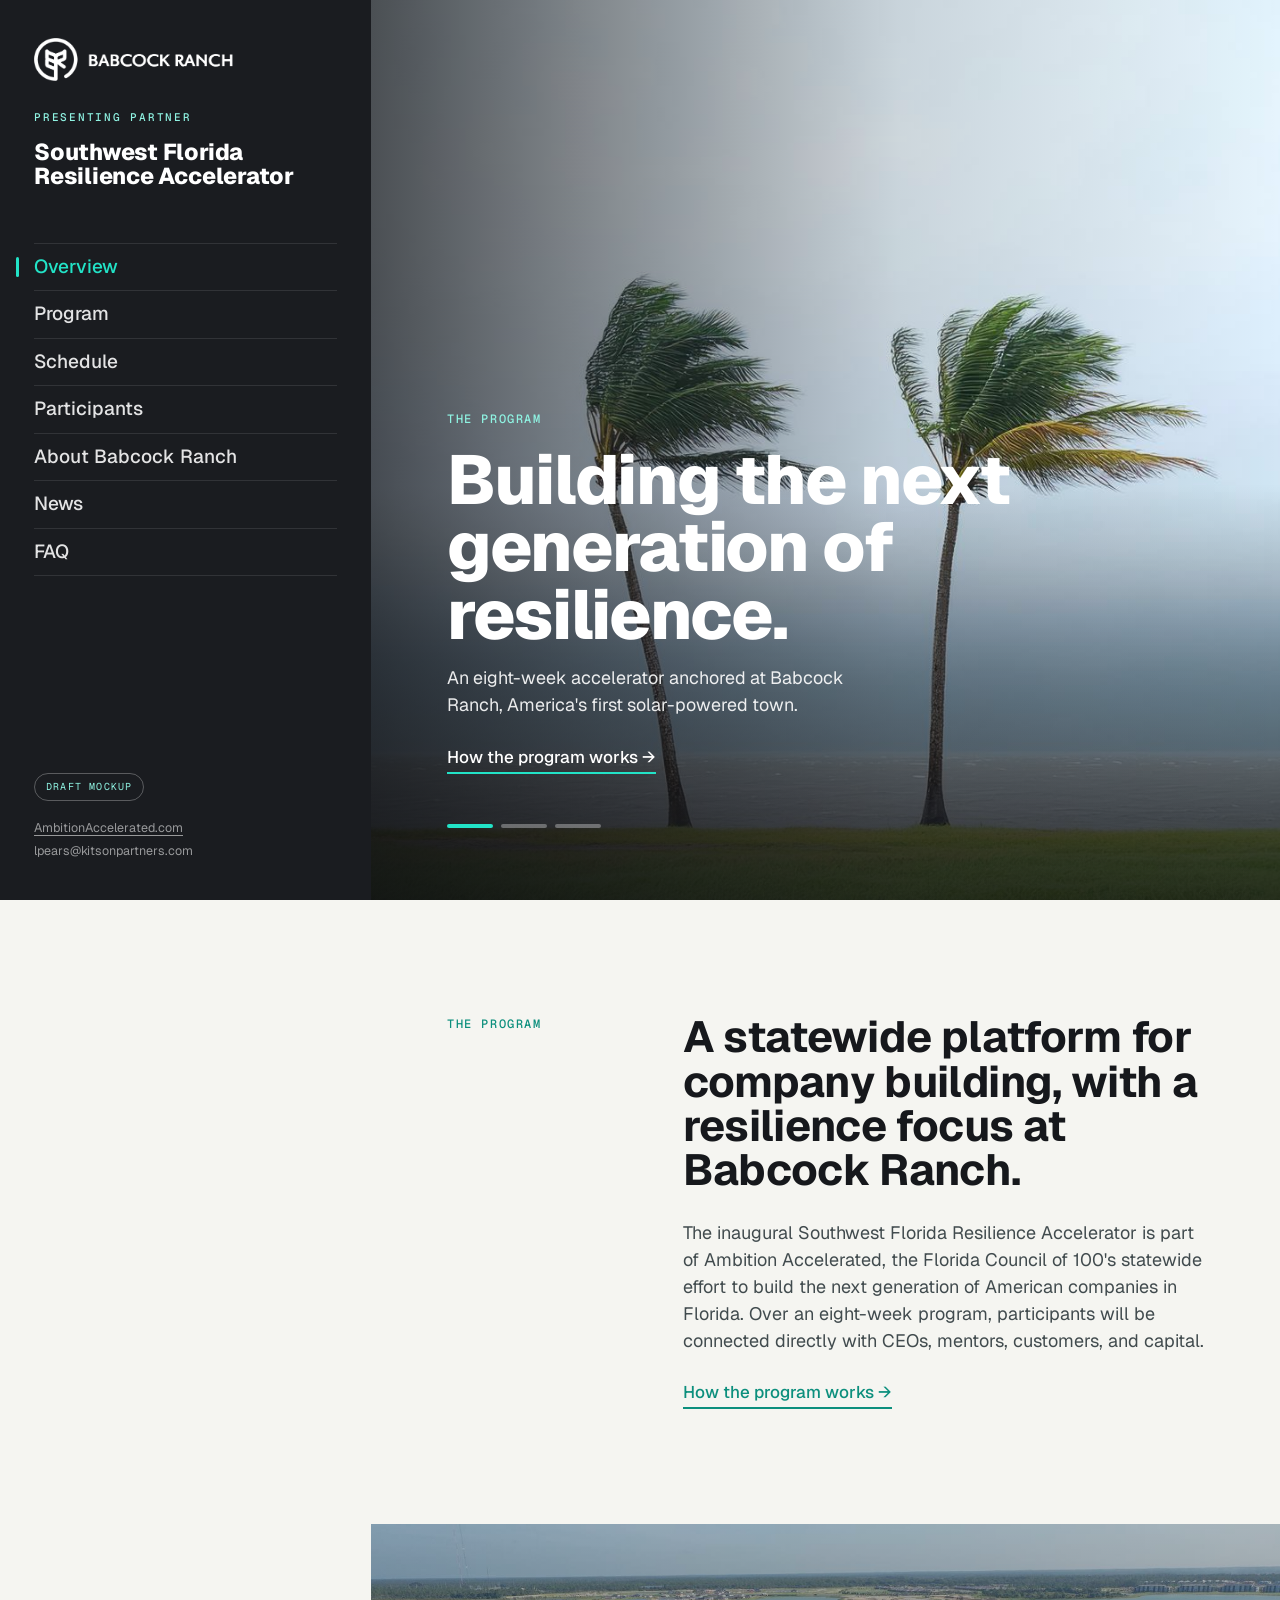
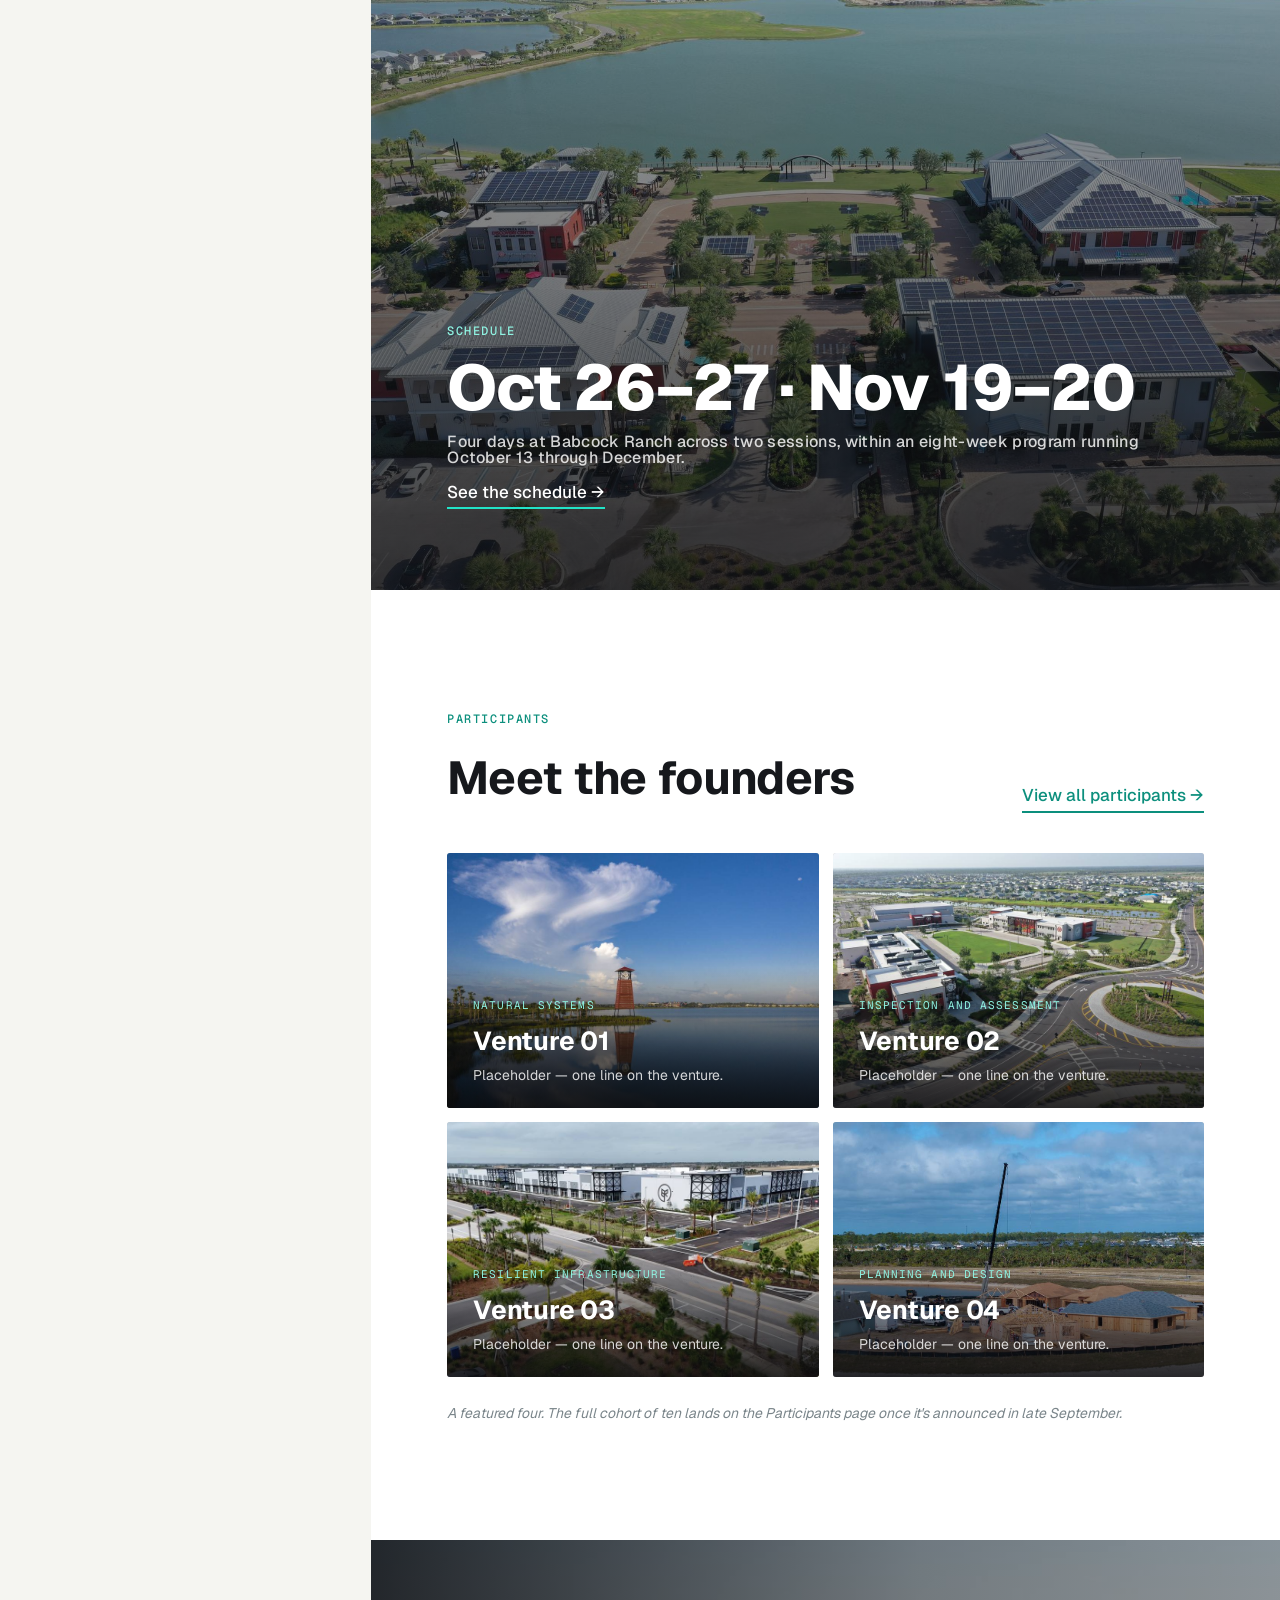
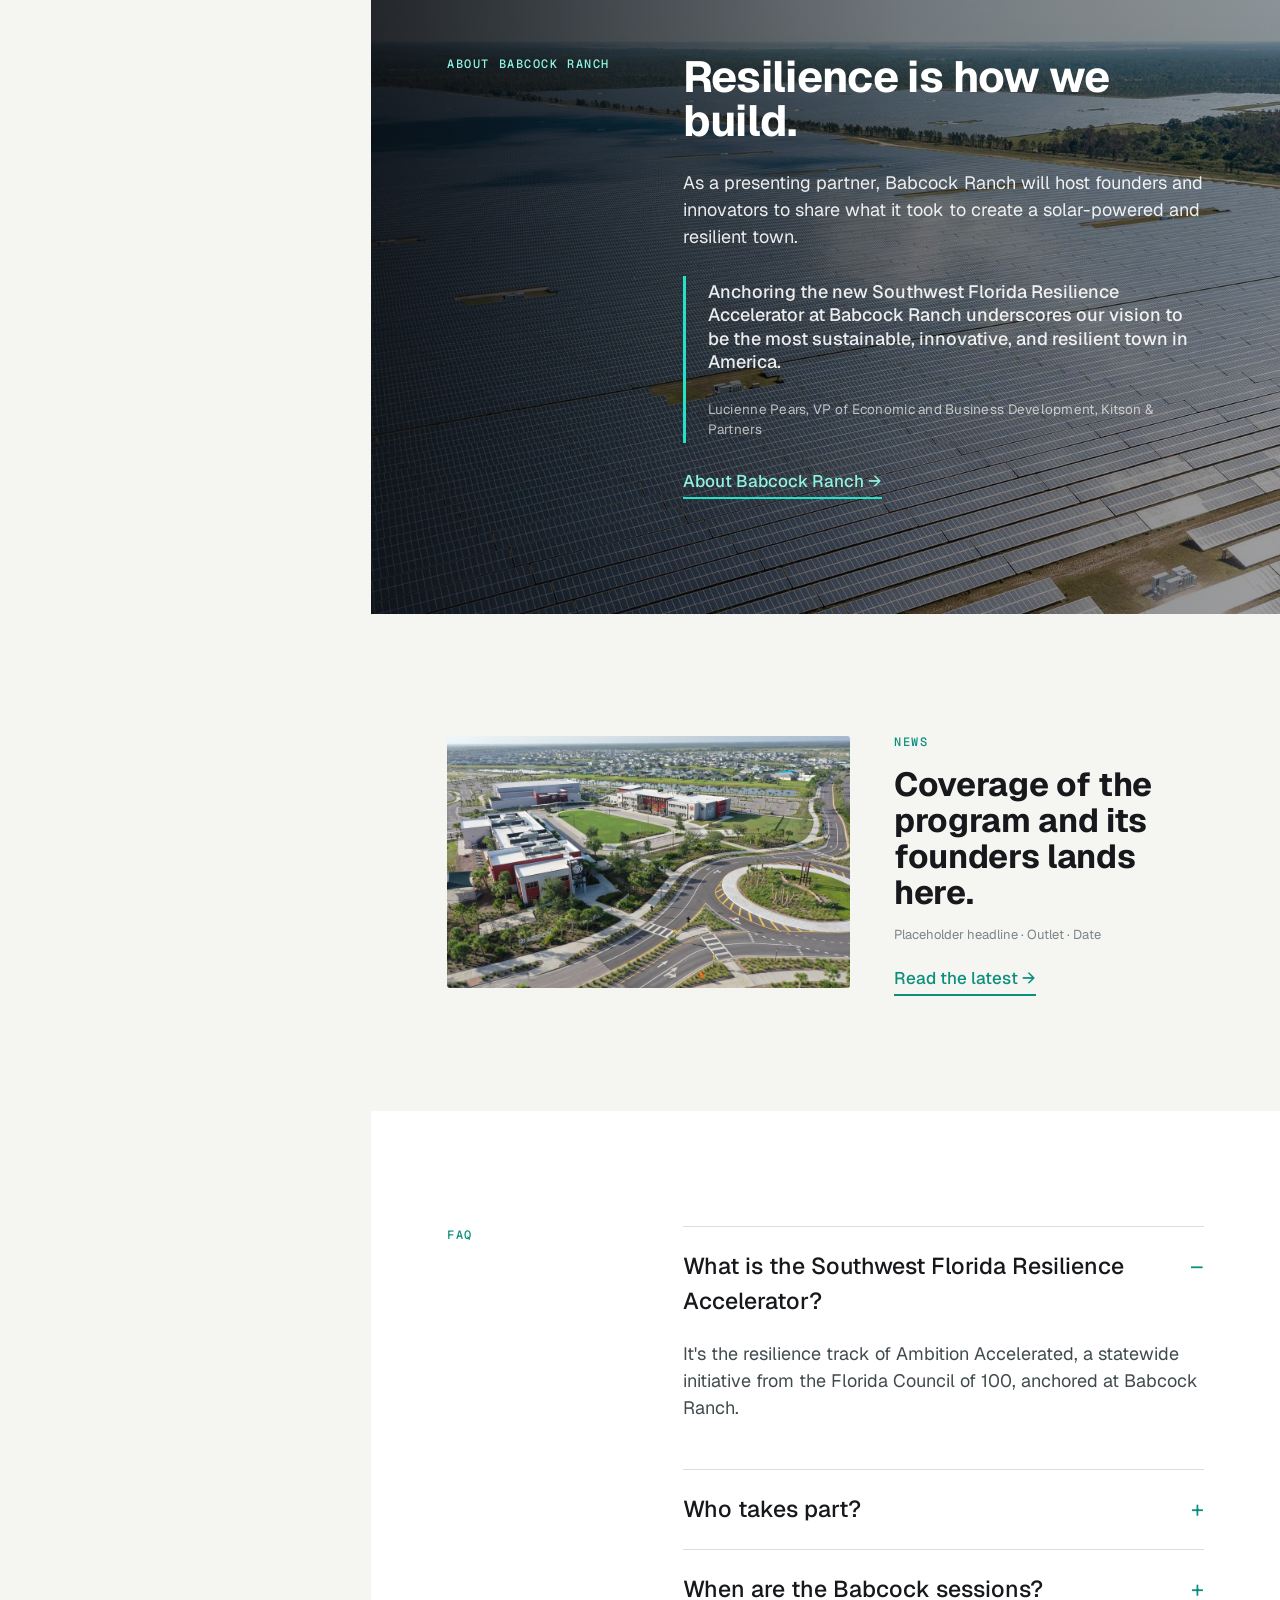
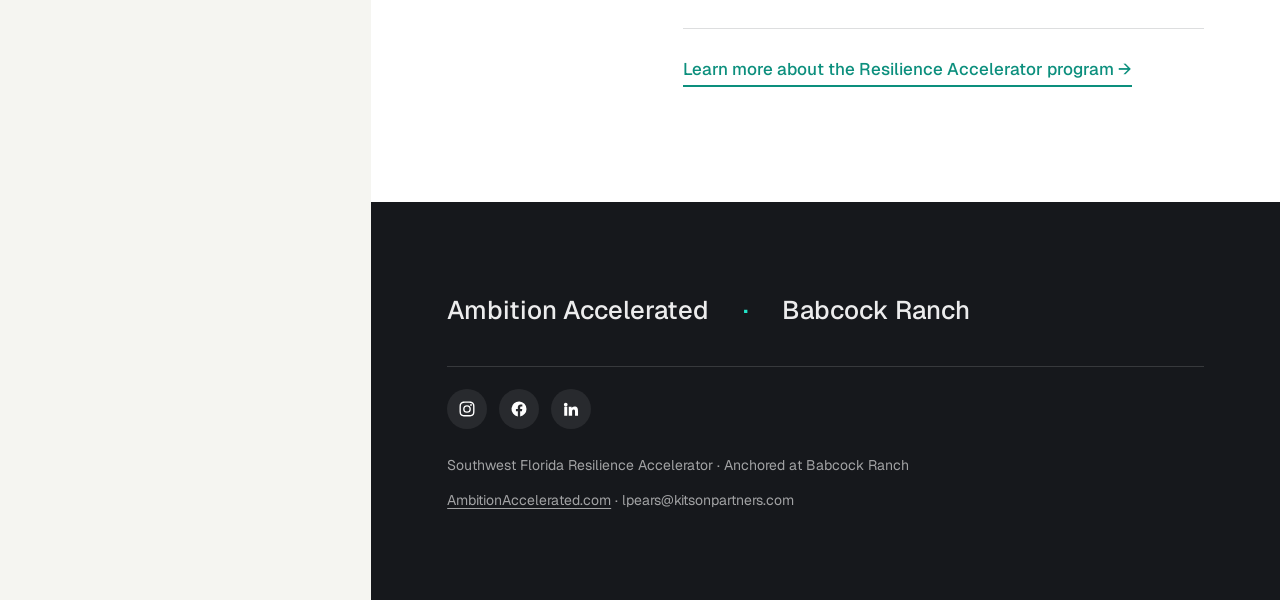
<file: index.html>
<!DOCTYPE html>
<html lang="en">
<head>
<meta charset="UTF-8">
<meta name="viewport" content="width=device-width, initial-scale=1.0">
<title>Southwest Florida Resilience Accelerator | Anchored at Babcock Ranch</title>
<meta name="description" content="An eight-week accelerator anchored at Babcock Ranch, America's first solar-powered town, for founders building climate-resilience technologies. Part of Ambition Accelerated from the Florida Council of 100.">
<link rel="canonical" href="https://babcockranch.com/resilience-accelerator/">
<meta property="og:type" content="website">
<meta property="og:site_name" content="Southwest Florida Resilience Accelerator">
<meta property="og:title" content="Southwest Florida Resilience Accelerator">
<meta property="og:description" content="An eight-week accelerator anchored at Babcock Ranch for founders building climate-resilience technologies.">
<meta property="og:url" content="https://babcockranch.com/resilience-accelerator/">
<meta property="og:image" content="https://babcockranch.com/resilience-accelerator/img/hero-1.jpg">
<meta name="twitter:card" content="summary_large_image">
<meta name="twitter:title" content="Southwest Florida Resilience Accelerator">
<meta name="twitter:description" content="An eight-week accelerator anchored at Babcock Ranch for founders building climate-resilience technologies.">
<meta name="twitter:image" content="https://babcockranch.com/resilience-accelerator/img/hero-1.jpg">
<link rel="icon" href="https://babcockranch.com/favicon.ico" sizes="any">
<script type="application/ld+json">
{
  "@context": "https://schema.org",
  "@type": "Organization",
  "name": "Southwest Florida Resilience Accelerator",
  "url": "https://babcockranch.com/resilience-accelerator/",
  "description": "An eight-week accelerator anchored at Babcock Ranch for founders building climate-resilience technologies, part of Ambition Accelerated from the Florida Council of 100.",
  "sameAs": [
    "https://x.com/AmbitionAccel",
    "https://www.instagram.com/ambitionaccelerated"
  ],
  "location": {
    "@type": "Place",
    "name": "Babcock Ranch",
    "address": { "@type": "PostalAddress", "addressLocality": "Babcock Ranch", "addressRegion": "FL", "addressCountry": "US" }
  }
}
</script>
<link rel="preconnect" href="https://fonts.googleapis.com">
<link rel="preconnect" href="https://fonts.gstatic.com" crossorigin>
<link href="https://fonts.googleapis.com/css2?family=Geist:wght@400;500;600;700;800&family=Geist+Mono:wght@400;500&display=swap" rel="stylesheet">
<link rel="stylesheet" href="styles.css">
</head>
<body>

<aside class="rail" id="rail">
  <div class="brand">
    <img class="logo" src="img/babcock-white.png" alt="Babcock Ranch">
    <div class="partner">Presenting Partner</div>
    <h1>Southwest&nbsp;Florida<br>Resilience&nbsp;Accelerator</h1>
  </div>
  <button class="hamburger" id="burger" aria-label="Menu" aria-expanded="false"><span></span><span></span><span></span></button>
  <nav id="nav">
    <a href="index.html" class="active">Overview</a>
    <a href="program.html">Program</a>
    <a href="schedule.html">Schedule</a>
    <a href="participants.html">Participants</a>
    <a href="about.html">About Babcock Ranch</a>
    <a href="news.html">News</a>
    <a href="faq.html">FAQ</a>
  </nav>
  <div class="rail-foot">
    <span class="draft">Draft mockup</span><br>
    <a target="_blank" rel="noopener noreferrer" href="https://ambitionaccelerated.com/southwest">AmbitionAccelerated.com</a><br>
    lpears@kitsonpartners.com
  </div>
</aside>

<main>
  <section class="hero" id="hero">
    <div class="slide on">
      <div class="ph"><img src="img/hero-1.jpg" alt="Palm trees bending in storm winds on the Florida coast" style="object-position:center 42%"></div>
      <div class="copy"><span class="eyebrow">The Program</span><h2>Building the next generation of resilience.</h2><p>An eight-week accelerator anchored at Babcock Ranch, America's first solar-powered town.</p><a class="arrowlink" href="program.html">How the program works →</a></div>
    </div>
    <div class="slide">
      <div class="ph"><img src="img/hero-2.jpg" alt="Mangrove roots above and below the waterline"></div>
      <div class="copy"><span class="eyebrow">The Babcock Sessions</span><h2>Four days at Babcock Ranch.</h2><p>The cohort gathers at Babcock Ranch on October 26–27 and November 19–20, 2026.</p><a class="arrowlink" href="schedule.html">See the schedule →</a></div>
    </div>
    <div class="slide">
      <div class="ph"><img src="img/hero-3.jpg" alt="A paper boat holding steady in rough water" style="object-position:center 55%"></div>
      <div class="copy"><span class="eyebrow">The Cohort</span><h2>Ten founders. One mission.</h2><p>Meet the inaugural class building climate-resilience solutions.</p><a class="arrowlink" href="participants.html">Meet the participants →</a></div>
    </div>
    <div class="bars"><button data-i="0" class="on"><span></span></button><button data-i="1"><span></span></button><button data-i="2"><span></span></button></div>
  </section>

  <section class="pad" id="program">
    <div class="statement reveal">
      <span class="eyebrow">The Program</span>
      <div class="body">
        <h3>A statewide platform for company building, with a resilience focus at Babcock Ranch.</h3>
        <p style="margin-top:26px">The inaugural Southwest Florida Resilience Accelerator is part of Ambition Accelerated, the Florida Council of 100's statewide effort to build the next generation of American companies in Florida. Over an eight-week program, participants will be connected directly with CEOs, mentors, customers, and capital.</p>
        <a class="arrowlink" href="program.html">How the program works →</a>
      </div>
    </div>
  </section>

  <section class="band" id="schedule">
    <div class="ph"><img src="img/band.jpg" alt="Founders Square at Babcock Ranch"></div>
    <div class="inner reveal">
      <span class="eyebrow">Schedule</span>
      <div class="dates">Oct 26–27 · Nov 19–20<small>Four days at Babcock Ranch across two sessions, within an eight-week program running October 13 through December.</small></div>
      <a class="arrowlink" href="schedule.html">See the schedule →</a>
    </div>
  </section>

  <section class="pad cohort" id="cohort">
    <div class="head-row reveal">
      <div><span class="eyebrow">Participants</span><h3 style="margin-top:14px">Meet the founders</h3></div>
      <a class="arrowlink" href="participants.html">View all participants →</a>
    </div>
    <div class="grid reveal">
      <div class="card"><div class="ph"><img src="img/card-1.jpg" alt=""></div><div class="c"><span class="tag">Natural Systems</span><h4>Venture 01</h4><p>Placeholder — one line on the venture.</p></div></div>
      <div class="card"><div class="ph"><img src="img/card-2.jpg" alt=""></div><div class="c"><span class="tag">Inspection and Assessment</span><h4>Venture 02</h4><p>Placeholder — one line on the venture.</p></div></div>
      <div class="card"><div class="ph"><img src="img/card-3.jpg" alt=""></div><div class="c"><span class="tag">Resilient Infrastructure</span><h4>Venture 03</h4><p>Placeholder — one line on the venture.</p></div></div>
      <div class="card"><div class="ph"><img src="img/card-4.jpg" alt=""></div><div class="c"><span class="tag">Planning and Design</span><h4>Venture 04</h4><p>Placeholder — one line on the venture.</p></div></div>
    </div>
    <p class="note">A featured four. The full cohort of ten lands on the Participants page once it's announced in late September.</p>
  </section>

  <section class="pad about" id="about">
    <div class="ph"><img src="img/about.jpg" alt="Babcock Ranch solar field"></div>
    <div class="statement reveal">
      <span class="eyebrow">About Babcock Ranch</span>
      <div class="body">
        <h3>Resilience is how we build.</h3>
        <p style="margin-top:26px">As a presenting partner, Babcock Ranch will host founders and innovators to share what it took to create a solar-powered and resilient town.</p>
        <div class="quote">
          <p>Anchoring the new Southwest Florida Resilience Accelerator at Babcock Ranch underscores our vision to be the most sustainable, innovative, and resilient town in America.</p>
          <cite>Lucienne Pears, VP of Economic and Business Development, Kitson &amp; Partners</cite>
        </div>
        <a class="arrowlink" href="about.html">About Babcock Ranch →</a>
      </div>
    </div>
  </section>

  <section class="pad news" id="news">
    <div class="feature reveal">
      <div class="fimg"><img src="img/card-2.jpg" alt=""></div>
      <div>
        <span class="eyebrow">News</span>
        <h3>Coverage of the program and its founders lands here.</h3>
        <div class="src">Placeholder headline · Outlet · Date</div>
        <a class="arrowlink" href="news.html">Read the latest →</a>
      </div>
    </div>
  </section>


  <section class="pad faq" id="faq">
    <div class="statement reveal">
      <span class="eyebrow">FAQ</span>
      <div class="body">
        <div class="qs">
          <details open><summary>What is the Southwest Florida Resilience Accelerator?</summary><p>It's the resilience track of Ambition Accelerated, a statewide initiative from the Florida Council of 100, anchored at Babcock Ranch.</p></details>
          <details><summary>Who takes part?</summary><p>Ten selected founders make up the inaugural cohort, building climate-resilience technologies and solutions.</p></details>
          <details><summary>When are the Babcock sessions?</summary><p>Two sessions at Babcock Ranch: October 26–27 and November 19–20, 2026.</p></details>
        </div>
        <a class="arrowlink" href="faq.html" style="margin-top:28px">Learn more about the Resilience Accelerator program →</a>
      </div>
    </div>
  </section>

  <footer>
    <div class="partners">Ambition Accelerated <span>·</span> Babcock Ranch</div>
    <div class="footer-social">
      <a href="https://www.instagram.com/ambitionaccelerated/" target="_blank" rel="noopener noreferrer" aria-label="Instagram"><svg viewBox="0 0 24 24" aria-hidden="true"><path d="M12 2c2.7 0 3.05.01 4.12.06 1.06.05 1.79.22 2.43.47.66.26 1.22.6 1.77 1.15.55.55.89 1.11 1.15 1.77.25.64.42 1.37.47 2.43.05 1.07.06 1.42.06 4.12s-.01 3.05-.06 4.12c-.05 1.06-.22 1.79-.47 2.43a4.9 4.9 0 0 1-1.15 1.77c-.55.55-1.11.89-1.77 1.15-.64.25-1.37.42-2.43.47-1.07.05-1.42.06-4.12.06s-3.05-.01-4.12-.06c-1.06-.05-1.79-.22-2.43-.47a4.9 4.9 0 0 1-1.77-1.15 4.9 4.9 0 0 1-1.15-1.77c-.25-.64-.42-1.37-.47-2.43C2.01 15.05 2 14.7 2 12s.01-3.05.06-4.12c.05-1.06.22-1.79.47-2.43.26-.66.6-1.22 1.15-1.77.55-.55 1.11-.89 1.77-1.15.64-.25 1.37-.42 2.43-.47C8.95 2.01 9.3 2 12 2zm0 1.8c-2.66 0-2.97.01-4.02.06-.97.04-1.5.21-1.85.34-.47.18-.8.4-1.15.75-.35.35-.57.68-.75 1.15-.13.35-.3.88-.34 1.85-.05 1.05-.06 1.36-.06 4.02s.01 2.97.06 4.02c.04.97.21 1.5.34 1.85.18.47.4.8.75 1.15.35.35.68.57 1.15.75.35.13.88.3 1.85.34 1.05.05 1.36.06 4.02.06s2.97-.01 4.02-.06c.97-.04 1.5-.21 1.85-.34.47-.18.8-.4 1.15-.75.35-.35.57-.68.75-1.15.13-.35.3-.88.34-1.85.05-1.05.06-1.36.06-4.02s-.01-2.97-.06-4.02c-.04-.97-.21-1.5-.34-1.85a3.1 3.1 0 0 0-.75-1.15 3.1 3.1 0 0 0-1.15-.75c-.35-.13-.88-.3-1.85-.34-1.05-.05-1.36-.06-4.02-.06zm0 3.06a5.14 5.14 0 1 1 0 10.28 5.14 5.14 0 0 1 0-10.28zm0 1.8a3.34 3.34 0 1 0 0 6.68 3.34 3.34 0 0 0 0-6.68zm5.34-3.2a1.2 1.2 0 1 1 0 2.4 1.2 1.2 0 0 1 0-2.4z"/></svg></a>
      <a href="https://www.facebook.com/profile.php?id=61564595977448" target="_blank" rel="noopener noreferrer" aria-label="Facebook"><svg viewBox="0 0 24 24" aria-hidden="true"><path d="M22 12a10 10 0 1 0-11.56 9.88v-6.99H7.9V12h2.54V9.8c0-2.5 1.49-3.89 3.77-3.89 1.09 0 2.24.2 2.24.2v2.46h-1.26c-1.24 0-1.63.77-1.63 1.56V12h2.78l-.44 2.89h-2.34v6.99A10 10 0 0 0 22 12z"/></svg></a>
      <a href="https://www.linkedin.com/company/ambitionaccelerated/" target="_blank" rel="noopener noreferrer" aria-label="LinkedIn"><svg viewBox="0 0 24 24" aria-hidden="true"><path d="M4.98 3.5a2.5 2.5 0 1 1 0 5 2.5 2.5 0 0 1 0-5zM3 9h4v12H3V9zm6 0h3.8v1.64h.05c.53-1 1.83-2.06 3.76-2.06 4.02 0 4.76 2.65 4.76 6.09V21h-4v-5.4c0-1.29-.02-2.94-1.79-2.94-1.8 0-2.07 1.4-2.07 2.85V21H9V9z"/></svg></a>
    </div>
    <div class="fbot">
      <div>Southwest Florida Resilience Accelerator · Anchored at Babcock Ranch</div>
      <div><a target="_blank" rel="noopener noreferrer" href="https://ambitionaccelerated.com/southwest">AmbitionAccelerated.com</a> · lpears@kitsonpartners.com</div>
    </div>
  </footer>
</main>

<script>
(function(){
  const slides=[...document.querySelectorAll('.hero .slide')];
  const bars=[...document.querySelectorAll('.hero .bars button')];
  let i=0, timer;
  const reduce=window.matchMedia('(prefers-reduced-motion:reduce)').matches;
  function go(n){slides[i].classList.remove('on');bars[i].classList.remove('on');i=(n+slides.length)%slides.length;slides[i].classList.add('on');bars[i].classList.add('on');}
  function loop(){if(reduce)return;clearInterval(timer);timer=setInterval(()=>go(i+1),6000);}
  bars.forEach(b=>b.addEventListener('click',()=>{go(+b.dataset.i);loop();}));
  loop();
})();
(function(){
  const els=[...document.querySelectorAll('.reveal')];
  if(!('IntersectionObserver' in window)){els.forEach(e=>e.classList.add('seen'));return;}
  const io=new IntersectionObserver((ents)=>{ents.forEach(e=>{if(e.isIntersecting){e.target.classList.add('seen');io.unobserve(e.target);}})},{threshold:.14});
  els.forEach(e=>io.observe(e));
})();
(function(){
  const rail=document.getElementById('rail'), burger=document.getElementById('burger');
  burger.addEventListener('click',()=>{const o=rail.classList.toggle('open');burger.setAttribute('aria-expanded',o);});
  document.getElementById('nav').addEventListener('click',e=>{if(e.target.tagName==='A')rail.classList.remove('open');});
})();
/* Scroll-spy: highlights the sidebar item for the section in view, while each
   link still navigates to its full page. Best of both — the menu tracks your
   scroll on the home page, and clicking opens the dedicated page. */
(function(){
  var links=[].slice.call(document.querySelectorAll('nav a'));
  var byFile={};
  links.forEach(function(a){byFile[a.getAttribute('href')]=a;});
  var map=[
    {id:'hero',file:'index.html'},{id:'program',file:'program.html'},{id:'schedule',file:'schedule.html'},
    {id:'cohort',file:'participants.html'},{id:'about',file:'about.html'},{id:'news',file:'news.html'},{id:'faq',file:'faq.html'}
  ].map(function(m){return {sec:document.getElementById(m.id),link:byFile[m.file]};}).filter(function(x){return x.sec&&x.link;});
  function onScroll(){
    var y=window.scrollY+window.innerHeight*0.35, cur=map[0];
    map.forEach(function(x){if(x.sec.offsetTop<=y)cur=x;});
    links.forEach(function(l){l.classList.remove('active');});
    if(cur&&cur.link)cur.link.classList.add('active');
  }
  window.addEventListener('scroll',onScroll,{passive:true});
  onScroll();
})();
</script>
</body>
</html>
</file>
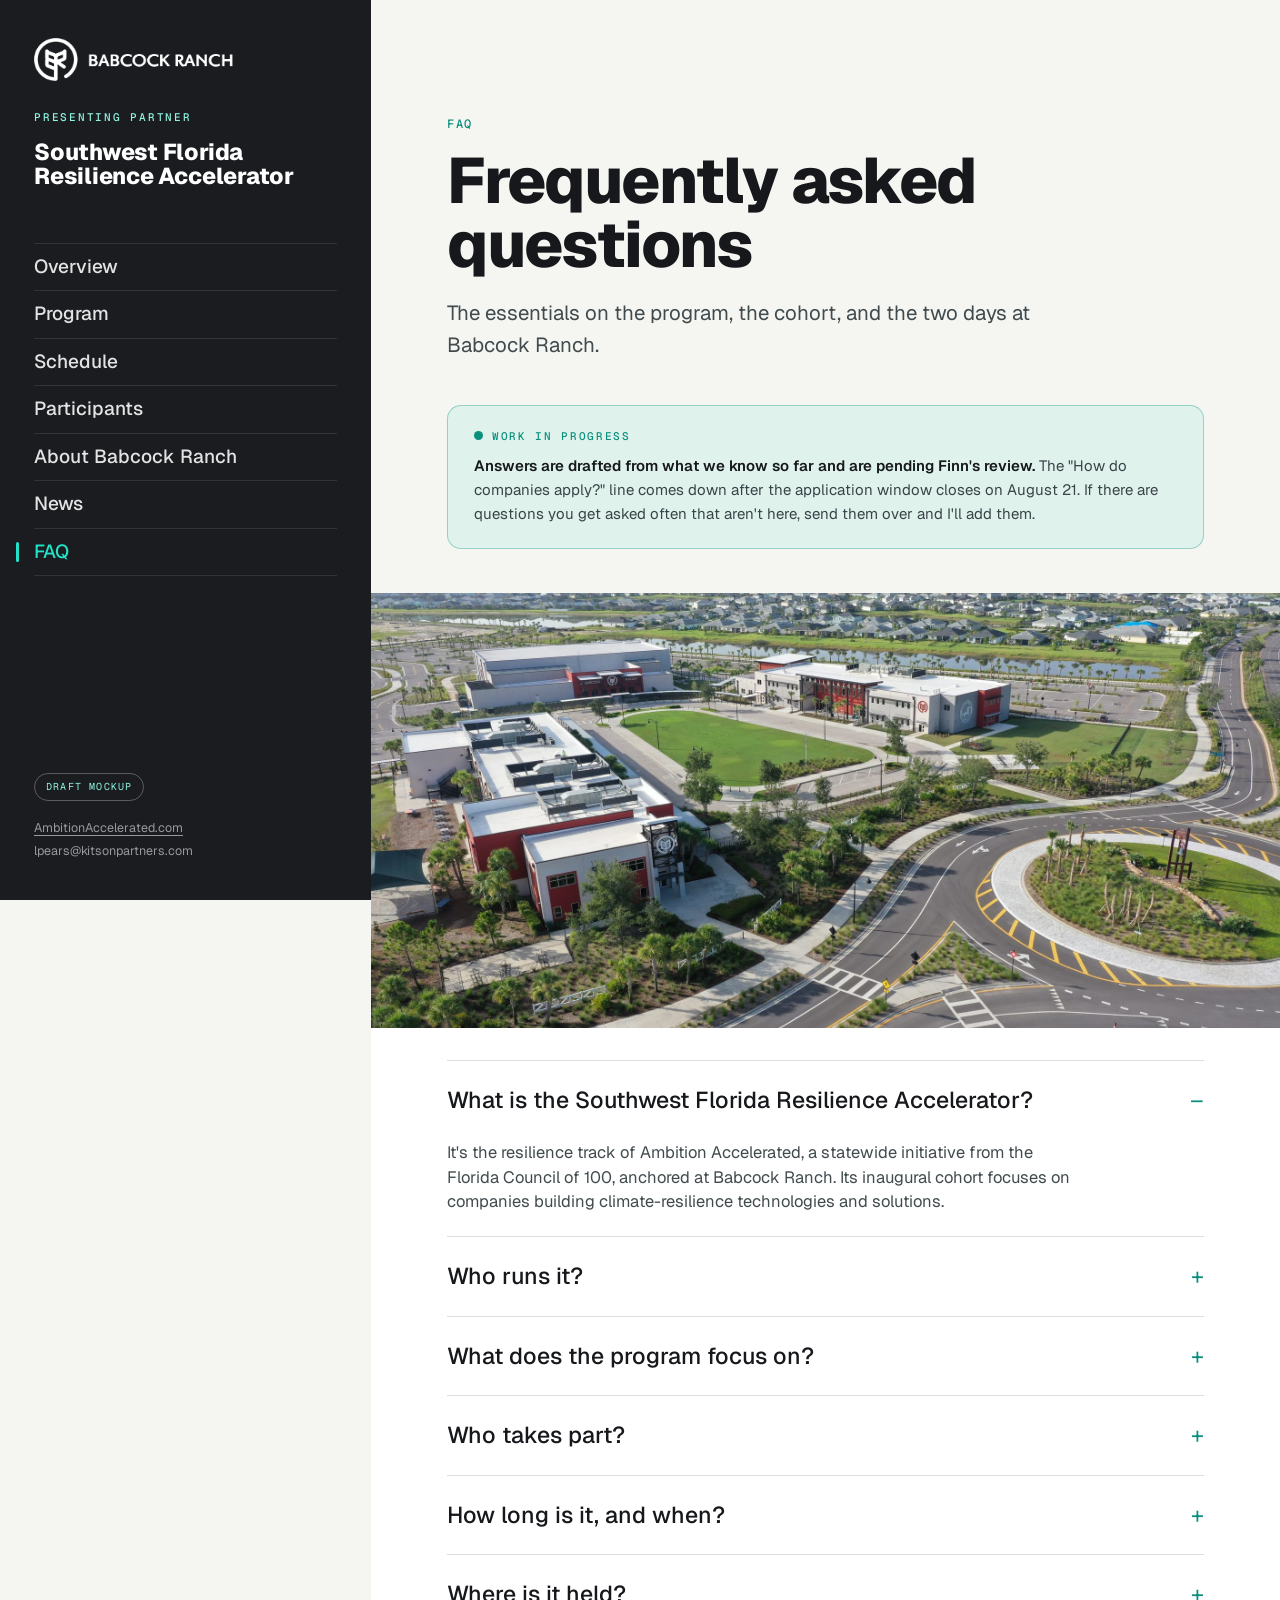
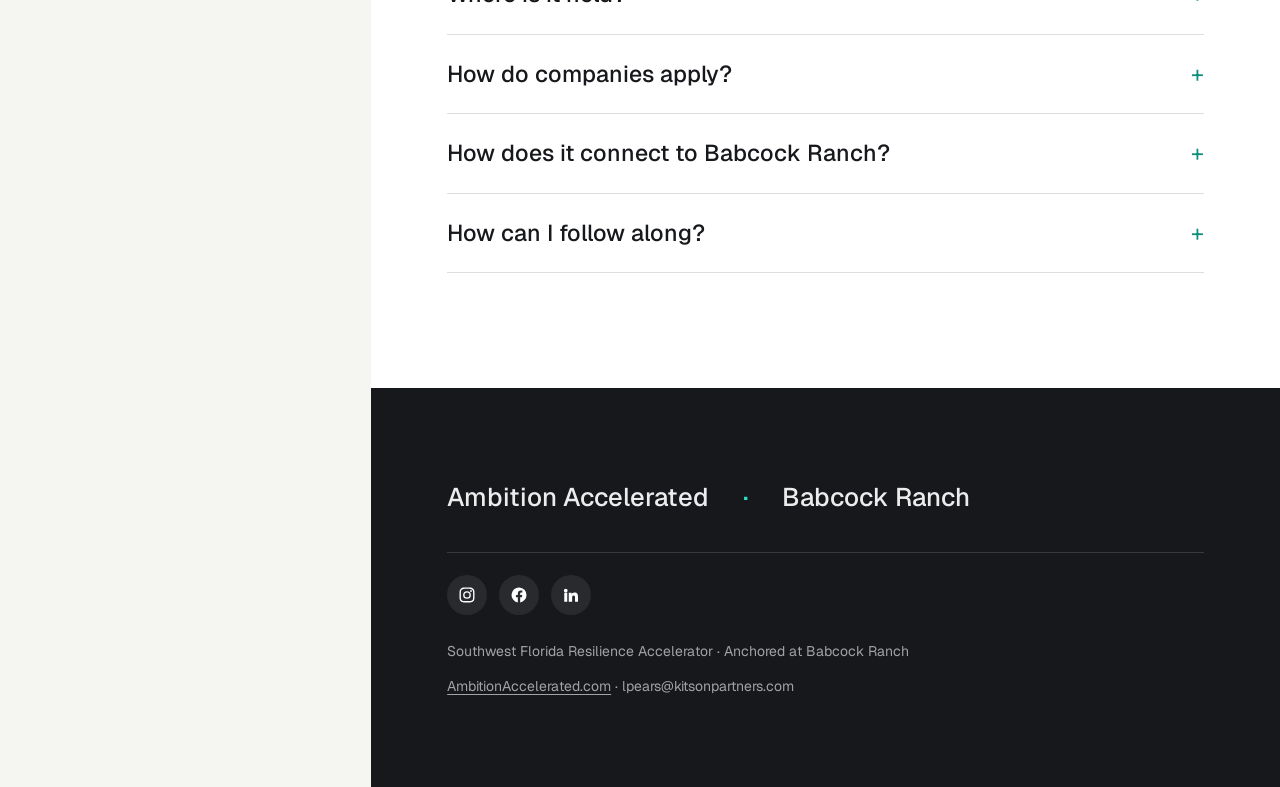
<file: faq.html>
<!DOCTYPE html>
<html lang="en">
<head>
<meta charset="UTF-8">
<meta name="viewport" content="width=device-width, initial-scale=1.0">
<title>FAQ | Southwest Florida Resilience Accelerator</title>
<meta name="description" content="Answers about the Southwest Florida Resilience Accelerator: the program, the cohort, the dates at Babcock Ranch, how companies apply, and how to follow along.">
<link rel="canonical" href="https://babcockranch.com/resilience-accelerator/faq.html">
<meta property="og:type" content="website">
<meta property="og:site_name" content="Southwest Florida Resilience Accelerator">
<meta property="og:title" content="FAQ | Southwest Florida Resilience Accelerator">
<meta property="og:description" content="Answers about the program, the cohort, the dates at Babcock Ranch, and how to apply.">
<meta property="og:url" content="https://babcockranch.com/resilience-accelerator/faq.html">
<meta property="og:image" content="https://babcockranch.com/resilience-accelerator/img/hero-1.jpg">
<meta name="twitter:card" content="summary_large_image">
<meta name="twitter:title" content="FAQ | Southwest Florida Resilience Accelerator">
<meta name="twitter:description" content="Answers about the program, the cohort, the dates at Babcock Ranch, and how to apply.">
<meta name="twitter:image" content="https://babcockranch.com/resilience-accelerator/img/hero-1.jpg">
<link rel="icon" href="https://babcockranch.com/favicon.ico" sizes="any">
<script type="application/ld+json">
{
  "@context": "https://schema.org",
  "@type": "FAQPage",
  "mainEntity": [
    { "@type": "Question", "name": "What is the Southwest Florida Resilience Accelerator?", "acceptedAnswer": { "@type": "Answer", "text": "It's the resilience track of Ambition Accelerated, a statewide initiative from the Florida Council of 100, anchored at Babcock Ranch. Its inaugural cohort focuses on companies building climate-resilience technologies and solutions." } },
    { "@type": "Question", "name": "Who runs it?", "acceptedAnswer": { "@type": "Answer", "text": "Ambition Accelerated is led by the Florida Council of 100 and its Foundation. Babcock Ranch, developed by Kitson & Partners, is the presenting partner and host for the Southwest Florida track." } },
    { "@type": "Question", "name": "What does the program focus on?", "acceptedAnswer": { "@type": "Answer", "text": "Four areas: natural systems modeling; inspections, assessment and certification; resilient real estate and infrastructure systems; and purpose-built planning and design." } },
    { "@type": "Question", "name": "Who takes part?", "acceptedAnswer": { "@type": "Answer", "text": "Ten selected founders make up the inaugural cohort." } },
    { "@type": "Question", "name": "How long is it, and when?", "acceptedAnswer": { "@type": "Answer", "text": "An eight-week hybrid program running October 13 through December, with two sessions at Babcock Ranch on October 26–27 and November 19–20, 2026." } },
    { "@type": "Question", "name": "Where is it held?", "acceptedAnswer": { "@type": "Answer", "text": "Programming is at Babcock Ranch in Southwest Florida, with virtual sessions in between." } },
    { "@type": "Question", "name": "How does it connect to Babcock Ranch?", "acceptedAnswer": { "@type": "Answer", "text": "Babcock is America's first solar-powered town and a leader in climate-resilient development, which makes it a real-world testbed for the founders' solutions." } },
    { "@type": "Question", "name": "How can I follow along?", "acceptedAnswer": { "@type": "Answer", "text": "Through this site's News page and the Ambition Accelerated channels on LinkedIn, X (@AmbitionAccel), Instagram (@ambitionaccelerated), and Facebook." } }
  ]
}
</script>
<link rel="preconnect" href="https://fonts.googleapis.com">
<link rel="preconnect" href="https://fonts.gstatic.com" crossorigin>
<link href="https://fonts.googleapis.com/css2?family=Geist:wght@400;500;600;700;800&family=Geist+Mono:wght@400;500&display=swap" rel="stylesheet">
<link rel="stylesheet" href="styles.css">
</head>
<body>

<aside class="rail" id="rail">
  <div class="brand">
    <img class="logo" src="img/babcock-white.png" alt="Babcock Ranch">
    <div class="partner">Presenting Partner</div>
    <h1>Southwest&nbsp;Florida<br>Resilience&nbsp;Accelerator</h1>
  </div>
  <button class="hamburger" id="burger" aria-label="Menu" aria-expanded="false"><span></span><span></span><span></span></button>
  <nav id="nav">
    <a href="index.html">Overview</a>
    <a href="program.html">Program</a>
    <a href="schedule.html">Schedule</a>
    <a href="participants.html">Participants</a>
    <a href="about.html">About Babcock Ranch</a>
    <a href="news.html">News</a>
    <a href="faq.html" class="active">FAQ</a>
  </nav>
  <div class="rail-foot">
    <span class="draft">Draft mockup</span><br>
    <a target="_blank" rel="noopener noreferrer" href="https://ambitionaccelerated.com/southwest">AmbitionAccelerated.com</a><br>
    lpears@kitsonpartners.com
  </div>
</aside>

<main>
  <div class="page-head">
    <span class="eyebrow">FAQ</span>
    <h1>Frequently asked questions</h1>
    <p class="lead">The essentials on the program, the cohort, and the two days at Babcock Ranch.</p>
  </div>

  <div class="status-note">
    <div class="lbl">Work in progress</div>
    <p><strong>Answers are drafted from what we know so far and are pending Finn's review.</strong> The "How do companies apply?" line comes down after the application window closes on August 21. If there are questions you get asked often that aren't here, send them over and I'll add them.</p>
  </div>

  <div class="bandfull"><img src="img/babcock-town-aerial.jpg" alt="Aerial of the Babcock Ranch town center" style="object-position:center 40%"></div>

  <section class="pad faq" style="padding-top:clamp(20px,3vw,32px)">
    <div class="qs">
      <details open><summary>What is the Southwest Florida Resilience Accelerator?</summary><p>It's the resilience track of Ambition Accelerated, a statewide initiative from the Florida Council of 100, anchored at Babcock Ranch. Its inaugural cohort focuses on companies building climate-resilience technologies and solutions.</p></details>
      <details><summary>Who runs it?</summary><p>Ambition Accelerated is led by the Florida Council of 100 and its Foundation. Babcock Ranch, developed by Kitson &amp; Partners, is the presenting partner and host for the Southwest Florida track.</p></details>
      <details><summary>What does the program focus on?</summary><p>Four areas: natural systems modeling; inspections, assessment and certification; resilient real estate and infrastructure systems; and purpose-built planning and design.</p></details>
      <details><summary>Who takes part?</summary><p>Ten selected founders make up the inaugural cohort.</p></details>
      <details><summary>How long is it, and when?</summary><p>An eight-week hybrid program running October 13 through December, with two sessions at Babcock Ranch on October 26–27 and November 19–20, 2026.</p></details>
      <details><summary>Where is it held?</summary><p>Programming is at Babcock Ranch in Southwest Florida, with virtual sessions in between.</p></details>
      <details><summary>How do companies apply?</summary><p>Applications are open through August 21 at <a target="_blank" rel="noopener noreferrer" href="https://ambitionaccelerated.com/southwest">ambitionaccelerated.com/southwest</a>.</p></details>
      <details><summary>How does it connect to Babcock Ranch?</summary><p>Babcock is America's first solar-powered town and a leader in climate-resilient development, which makes it a real-world testbed for the founders' solutions.</p></details>
      <details><summary>How can I follow along?</summary><p>Through this site's News page and the Ambition Accelerated channels on LinkedIn, X (@AmbitionAccel), Instagram (@ambitionaccelerated), and Facebook.</p></details>
    </div>
  </section>

  <footer>
    <div class="partners">Ambition Accelerated <span>·</span> Babcock Ranch</div>
    <div class="footer-social">
      <a href="https://www.instagram.com/ambitionaccelerated/" target="_blank" rel="noopener noreferrer" aria-label="Instagram"><svg viewBox="0 0 24 24" aria-hidden="true"><path d="M12 2c2.7 0 3.05.01 4.12.06 1.06.05 1.79.22 2.43.47.66.26 1.22.6 1.77 1.15.55.55.89 1.11 1.15 1.77.25.64.42 1.37.47 2.43.05 1.07.06 1.42.06 4.12s-.01 3.05-.06 4.12c-.05 1.06-.22 1.79-.47 2.43a4.9 4.9 0 0 1-1.15 1.77c-.55.55-1.11.89-1.77 1.15-.64.25-1.37.42-2.43.47-1.07.05-1.42.06-4.12.06s-3.05-.01-4.12-.06c-1.06-.05-1.79-.22-2.43-.47a4.9 4.9 0 0 1-1.77-1.15 4.9 4.9 0 0 1-1.15-1.77c-.25-.64-.42-1.37-.47-2.43C2.01 15.05 2 14.7 2 12s.01-3.05.06-4.12c.05-1.06.22-1.79.47-2.43.26-.66.6-1.22 1.15-1.77.55-.55 1.11-.89 1.77-1.15.64-.25 1.37-.42 2.43-.47C8.95 2.01 9.3 2 12 2zm0 1.8c-2.66 0-2.97.01-4.02.06-.97.04-1.5.21-1.85.34-.47.18-.8.4-1.15.75-.35.35-.57.68-.75 1.15-.13.35-.3.88-.34 1.85-.05 1.05-.06 1.36-.06 4.02s.01 2.97.06 4.02c.04.97.21 1.5.34 1.85.18.47.4.8.75 1.15.35.35.68.57 1.15.75.35.13.88.3 1.85.34 1.05.05 1.36.06 4.02.06s2.97-.01 4.02-.06c.97-.04 1.5-.21 1.85-.34.47-.18.8-.4 1.15-.75.35-.35.57-.68.75-1.15.13-.35.3-.88.34-1.85.05-1.05.06-1.36.06-4.02s-.01-2.97-.06-4.02c-.04-.97-.21-1.5-.34-1.85a3.1 3.1 0 0 0-.75-1.15 3.1 3.1 0 0 0-1.15-.75c-.35-.13-.88-.3-1.85-.34-1.05-.05-1.36-.06-4.02-.06zm0 3.06a5.14 5.14 0 1 1 0 10.28 5.14 5.14 0 0 1 0-10.28zm0 1.8a3.34 3.34 0 1 0 0 6.68 3.34 3.34 0 0 0 0-6.68zm5.34-3.2a1.2 1.2 0 1 1 0 2.4 1.2 1.2 0 0 1 0-2.4z"/></svg></a>
      <a href="https://www.facebook.com/profile.php?id=61564595977448" target="_blank" rel="noopener noreferrer" aria-label="Facebook"><svg viewBox="0 0 24 24" aria-hidden="true"><path d="M22 12a10 10 0 1 0-11.56 9.88v-6.99H7.9V12h2.54V9.8c0-2.5 1.49-3.89 3.77-3.89 1.09 0 2.24.2 2.24.2v2.46h-1.26c-1.24 0-1.63.77-1.63 1.56V12h2.78l-.44 2.89h-2.34v6.99A10 10 0 0 0 22 12z"/></svg></a>
      <a href="https://www.linkedin.com/company/ambitionaccelerated/" target="_blank" rel="noopener noreferrer" aria-label="LinkedIn"><svg viewBox="0 0 24 24" aria-hidden="true"><path d="M4.98 3.5a2.5 2.5 0 1 1 0 5 2.5 2.5 0 0 1 0-5zM3 9h4v12H3V9zm6 0h3.8v1.64h.05c.53-1 1.83-2.06 3.76-2.06 4.02 0 4.76 2.65 4.76 6.09V21h-4v-5.4c0-1.29-.02-2.94-1.79-2.94-1.8 0-2.07 1.4-2.07 2.85V21H9V9z"/></svg></a>
    </div>
    <div class="fbot">
      <div>Southwest Florida Resilience Accelerator · Anchored at Babcock Ranch</div>
      <div><a target="_blank" rel="noopener noreferrer" href="https://ambitionaccelerated.com/southwest">AmbitionAccelerated.com</a> · lpears@kitsonpartners.com</div>
    </div>
  </footer>
</main>

<script>
(function(){
  const rail=document.getElementById('rail'), burger=document.getElementById('burger');
  if(burger)burger.addEventListener('click',()=>{const o=rail.classList.toggle('open');burger.setAttribute('aria-expanded',o);});
  const nav=document.getElementById('nav');
  if(nav)nav.addEventListener('click',e=>{if(e.target.tagName==='A')rail.classList.remove('open');});
})();
</script>
</body>
</html>
</file>
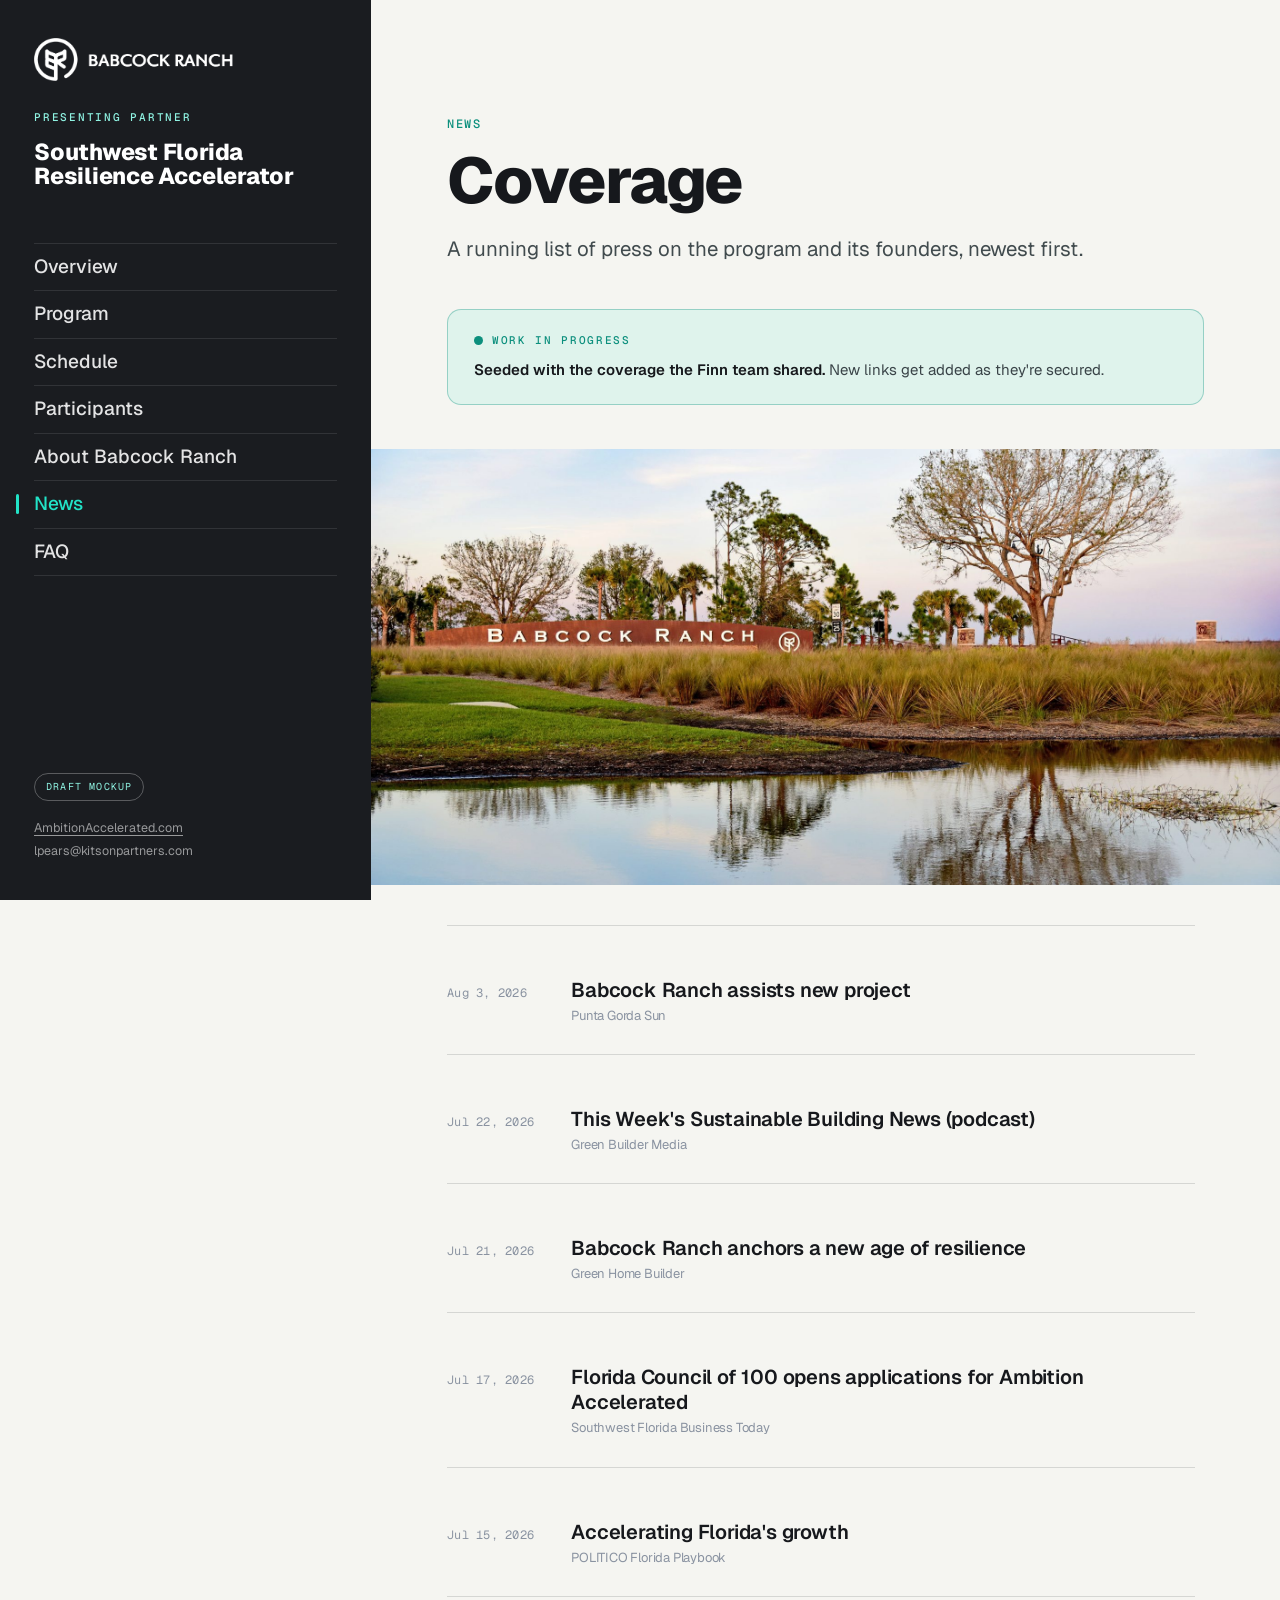
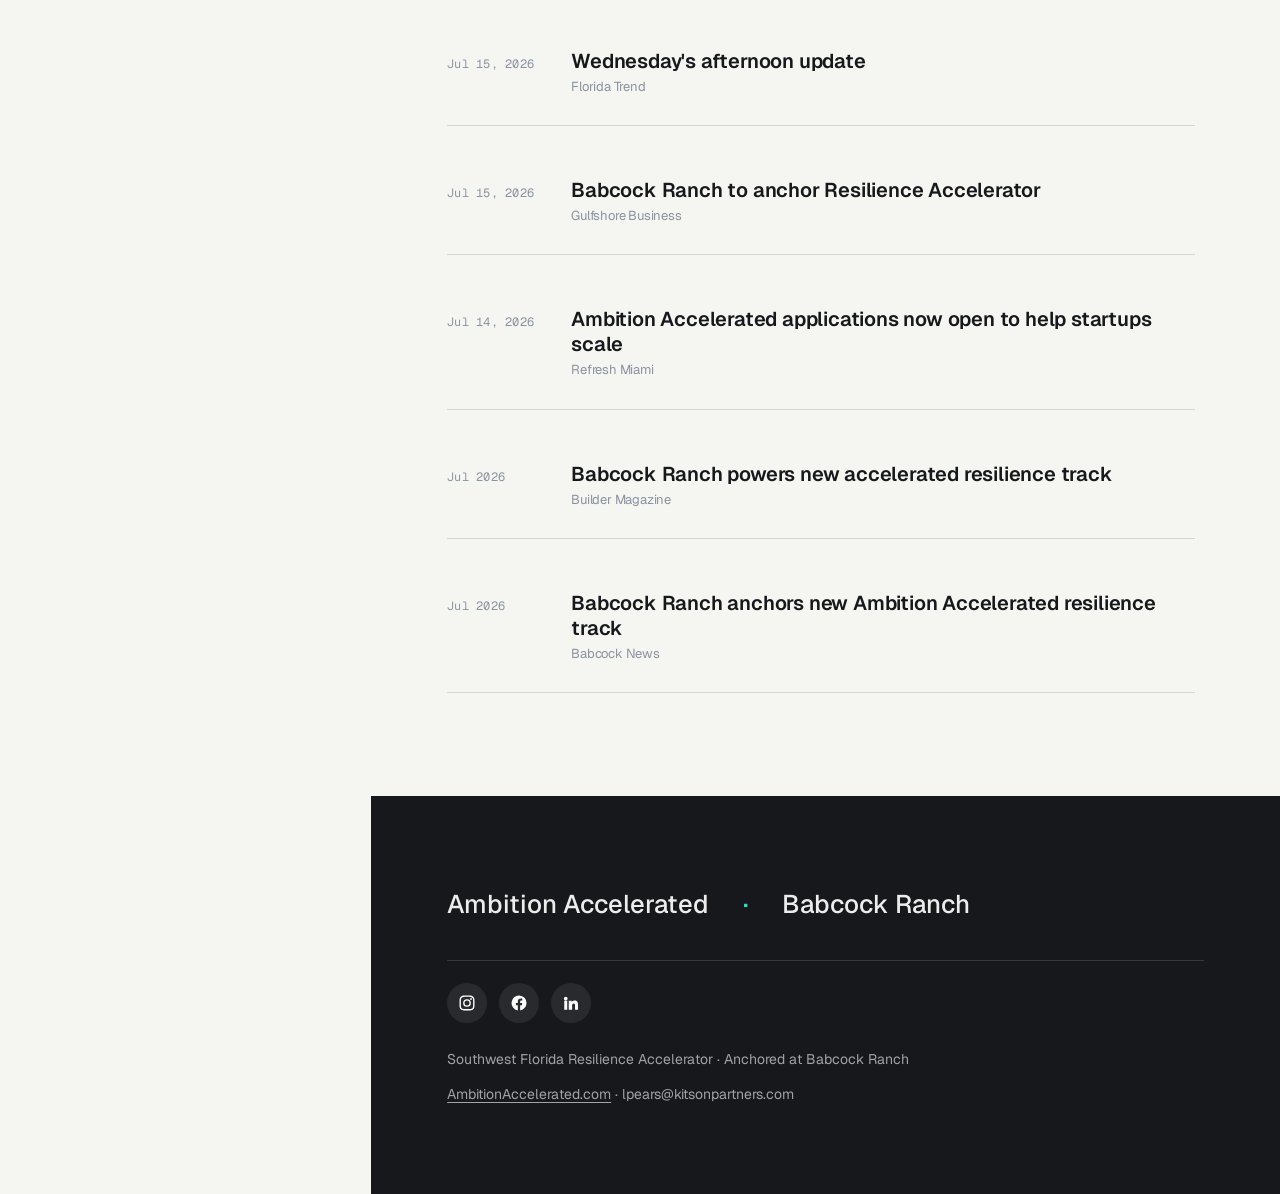
<file: news.html>
<!DOCTYPE html>
<html lang="en">
<head>
<meta charset="UTF-8">
<meta name="viewport" content="width=device-width, initial-scale=1.0">
<title>News | Southwest Florida Resilience Accelerator</title>
<meta name="description" content="Press coverage of the Southwest Florida Resilience Accelerator and its founders, anchored at Babcock Ranch.">
<link rel="canonical" href="https://babcockranch.com/resilience-accelerator/news.html">
<meta property="og:type" content="website">
<meta property="og:site_name" content="Southwest Florida Resilience Accelerator">
<meta property="og:title" content="News | Southwest Florida Resilience Accelerator">
<meta property="og:description" content="Press coverage of the Southwest Florida Resilience Accelerator and its founders.">
<meta property="og:url" content="https://babcockranch.com/resilience-accelerator/news.html">
<meta property="og:image" content="https://babcockranch.com/resilience-accelerator/img/hero-1.jpg">
<meta name="twitter:card" content="summary_large_image">
<meta name="twitter:title" content="News | Southwest Florida Resilience Accelerator">
<meta name="twitter:description" content="Press coverage of the Southwest Florida Resilience Accelerator and its founders.">
<meta name="twitter:image" content="https://babcockranch.com/resilience-accelerator/img/hero-1.jpg">
<link rel="icon" href="https://babcockranch.com/favicon.ico" sizes="any">
<link rel="preconnect" href="https://fonts.googleapis.com">
<link rel="preconnect" href="https://fonts.gstatic.com" crossorigin>
<link href="https://fonts.googleapis.com/css2?family=Geist:wght@400;500;600;700;800&family=Geist+Mono:wght@400;500&display=swap" rel="stylesheet">
<link rel="stylesheet" href="styles.css">
</head>
<body>

<aside class="rail" id="rail">
  <div class="brand">
    <img class="logo" src="img/babcock-white.png" alt="Babcock Ranch">
    <div class="partner">Presenting Partner</div>
    <h1>Southwest&nbsp;Florida<br>Resilience&nbsp;Accelerator</h1>
  </div>
  <button class="hamburger" id="burger" aria-label="Menu" aria-expanded="false"><span></span><span></span><span></span></button>
  <nav id="nav">
    <a href="index.html">Overview</a>
    <a href="program.html">Program</a>
    <a href="schedule.html">Schedule</a>
    <a href="participants.html">Participants</a>
    <a href="about.html">About Babcock Ranch</a>
    <a href="news.html" class="active">News</a>
    <a href="faq.html">FAQ</a>
  </nav>
  <div class="rail-foot">
    <span class="draft">Draft mockup</span><br>
    <a target="_blank" rel="noopener noreferrer" href="https://ambitionaccelerated.com/southwest">AmbitionAccelerated.com</a><br>
    lpears@kitsonpartners.com
  </div>
</aside>

<main>
  <div class="page-head">
    <span class="eyebrow">News</span>
    <h1>Coverage</h1>
    <p class="lead">A running list of press on the program and its founders, newest first.</p>
  </div>

  <div class="status-note">
    <div class="lbl">Work in progress</div>
    <p><strong>Seeded with the coverage the Finn team shared.</strong> New links get added as they're secured.</p>
  </div>

  <div class="bandfull"><img src="img/babcock-entrance.jpg" alt="The Babcock Ranch entrance" style="object-position:center 42%"></div>

  <div class="prose" style="padding-top:clamp(20px,3vw,32px)">
    <div class="newslist">
      <div class="item"><span class="meta">Aug 3, 2026</span><h3><a target="_blank" rel="noopener noreferrer" href="https://www.yoursun.com/puntagorda/news/babcock-ranch-assists-new-project/article_99b78516-fd7a-48d4-ab2a-92da5ef86e65.html">Babcock Ranch assists new project</a><span class="src">Punta Gorda Sun</span></h3></div>
      <div class="item"><span class="meta">Jul 22, 2026</span><h3><a target="_blank" rel="noopener noreferrer" href="https://www.greenbuildermedia.com/blog/800000-homes-in-gods-backyard-building-code-battles-and-the-future-of-sustainable-cities-rises-in-greece">This Week's Sustainable Building News (podcast)</a><span class="src">Green Builder Media</span></h3></div>
      <div class="item"><span class="meta">Jul 21, 2026</span><h3><a target="_blank" rel="noopener noreferrer" href="https://www.greenhomebuildermag.com/babcock-ranch-anchors-a-new-age-of-resiliance/">Babcock Ranch anchors a new age of resilience</a><span class="src">Green Home Builder</span></h3></div>
      <div class="item"><span class="meta">Jul 17, 2026</span><h3><a target="_blank" rel="noopener noreferrer" href="https://swfloridabusinesstoday.com/florida-council-of-100-opens-applications-for-ambition-accelerated-platform/">Florida Council of 100 opens applications for Ambition Accelerated</a><span class="src">Southwest Florida Business Today</span></h3></div>
      <div class="item"><span class="meta">Jul 15, 2026</span><h3><a target="_blank" rel="noopener noreferrer" href="https://www.politico.com/newsletters/florida-playbook/2026/07/15/accelerating-floridas-growth-00998466">Accelerating Florida's growth</a><span class="src">POLITICO Florida Playbook</span></h3></div>
      <div class="item"><span class="meta">Jul 15, 2026</span><h3><a target="_blank" rel="noopener noreferrer" href="https://www.floridatrend.com/news/2026/07/15/wednesdays-afternoon-update/">Wednesday's afternoon update</a><span class="src">Florida Trend</span></h3></div>
      <div class="item"><span class="meta">Jul 15, 2026</span><h3><a target="_blank" rel="noopener noreferrer" href="https://www.gulfshorebusiness.com/gb-daily/babcock-ranch-to-anchor-resilience-accelerator/article_717c4579-31eb-4aeb-a275-db486b05b66f.html">Babcock Ranch to anchor Resilience Accelerator</a><span class="src">Gulfshore Business</span></h3></div>
      <div class="item"><span class="meta">Jul 14, 2026</span><h3><a target="_blank" rel="noopener noreferrer" href="https://refreshmiami.com/news/ambition-accelerated-applications-now-open-to-help-startups-scale-in-fintech-healthtech-defense-and-resilience/">Ambition Accelerated applications now open to help startups scale</a><span class="src">Refresh Miami</span></h3></div>
      <div class="item"><span class="meta">Jul 2026</span><h3><a target="_blank" rel="noopener noreferrer" href="https://www.builderonline.com/building/babcock-ranch-powers-new-accelerated-resilience-track/">Babcock Ranch powers new accelerated resilience track</a><span class="src">Builder Magazine</span></h3></div>
      <div class="item"><span class="meta">Jul 2026</span><h3><a target="_blank" rel="noopener noreferrer" href="https://www.facebook.com/babcocknewsllc/posts/for-immediate-release-babcock-ranch-anchors-new-ambition-accelerated-resilience-/122186602532597442/">Babcock Ranch anchors new Ambition Accelerated resilience track</a><span class="src">Babcock News</span></h3></div>
    </div>
  </div>

  <footer>
    <div class="partners">Ambition Accelerated <span>·</span> Babcock Ranch</div>
    <div class="footer-social">
      <a href="https://www.instagram.com/ambitionaccelerated/" target="_blank" rel="noopener noreferrer" aria-label="Instagram"><svg viewBox="0 0 24 24" aria-hidden="true"><path d="M12 2c2.7 0 3.05.01 4.12.06 1.06.05 1.79.22 2.43.47.66.26 1.22.6 1.77 1.15.55.55.89 1.11 1.15 1.77.25.64.42 1.37.47 2.43.05 1.07.06 1.42.06 4.12s-.01 3.05-.06 4.12c-.05 1.06-.22 1.79-.47 2.43a4.9 4.9 0 0 1-1.15 1.77c-.55.55-1.11.89-1.77 1.15-.64.25-1.37.42-2.43.47-1.07.05-1.42.06-4.12.06s-3.05-.01-4.12-.06c-1.06-.05-1.79-.22-2.43-.47a4.9 4.9 0 0 1-1.77-1.15 4.9 4.9 0 0 1-1.15-1.77c-.25-.64-.42-1.37-.47-2.43C2.01 15.05 2 14.7 2 12s.01-3.05.06-4.12c.05-1.06.22-1.79.47-2.43.26-.66.6-1.22 1.15-1.77.55-.55 1.11-.89 1.77-1.15.64-.25 1.37-.42 2.43-.47C8.95 2.01 9.3 2 12 2zm0 1.8c-2.66 0-2.97.01-4.02.06-.97.04-1.5.21-1.85.34-.47.18-.8.4-1.15.75-.35.35-.57.68-.75 1.15-.13.35-.3.88-.34 1.85-.05 1.05-.06 1.36-.06 4.02s.01 2.97.06 4.02c.04.97.21 1.5.34 1.85.18.47.4.8.75 1.15.35.35.68.57 1.15.75.35.13.88.3 1.85.34 1.05.05 1.36.06 4.02.06s2.97-.01 4.02-.06c.97-.04 1.5-.21 1.85-.34.47-.18.8-.4 1.15-.75.35-.35.57-.68.75-1.15.13-.35.3-.88.34-1.85.05-1.05.06-1.36.06-4.02s-.01-2.97-.06-4.02c-.04-.97-.21-1.5-.34-1.85a3.1 3.1 0 0 0-.75-1.15 3.1 3.1 0 0 0-1.15-.75c-.35-.13-.88-.3-1.85-.34-1.05-.05-1.36-.06-4.02-.06zm0 3.06a5.14 5.14 0 1 1 0 10.28 5.14 5.14 0 0 1 0-10.28zm0 1.8a3.34 3.34 0 1 0 0 6.68 3.34 3.34 0 0 0 0-6.68zm5.34-3.2a1.2 1.2 0 1 1 0 2.4 1.2 1.2 0 0 1 0-2.4z"/></svg></a>
      <a href="https://www.facebook.com/profile.php?id=61564595977448" target="_blank" rel="noopener noreferrer" aria-label="Facebook"><svg viewBox="0 0 24 24" aria-hidden="true"><path d="M22 12a10 10 0 1 0-11.56 9.88v-6.99H7.9V12h2.54V9.8c0-2.5 1.49-3.89 3.77-3.89 1.09 0 2.24.2 2.24.2v2.46h-1.26c-1.24 0-1.63.77-1.63 1.56V12h2.78l-.44 2.89h-2.34v6.99A10 10 0 0 0 22 12z"/></svg></a>
      <a href="https://www.linkedin.com/company/ambitionaccelerated/" target="_blank" rel="noopener noreferrer" aria-label="LinkedIn"><svg viewBox="0 0 24 24" aria-hidden="true"><path d="M4.98 3.5a2.5 2.5 0 1 1 0 5 2.5 2.5 0 0 1 0-5zM3 9h4v12H3V9zm6 0h3.8v1.64h.05c.53-1 1.83-2.06 3.76-2.06 4.02 0 4.76 2.65 4.76 6.09V21h-4v-5.4c0-1.29-.02-2.94-1.79-2.94-1.8 0-2.07 1.4-2.07 2.85V21H9V9z"/></svg></a>
    </div>
    <div class="fbot">
      <div>Southwest Florida Resilience Accelerator · Anchored at Babcock Ranch</div>
      <div><a target="_blank" rel="noopener noreferrer" href="https://ambitionaccelerated.com/southwest">AmbitionAccelerated.com</a> · lpears@kitsonpartners.com</div>
    </div>
  </footer>
</main>

<script>
(function(){
  const rail=document.getElementById('rail'), burger=document.getElementById('burger');
  if(burger)burger.addEventListener('click',()=>{const o=rail.classList.toggle('open');burger.setAttribute('aria-expanded',o);});
  const nav=document.getElementById('nav');
  if(nav)nav.addEventListener('click',e=>{if(e.target.tagName==='A')rail.classList.remove('open');});
})();
</script>
</body>
</html>
</file>
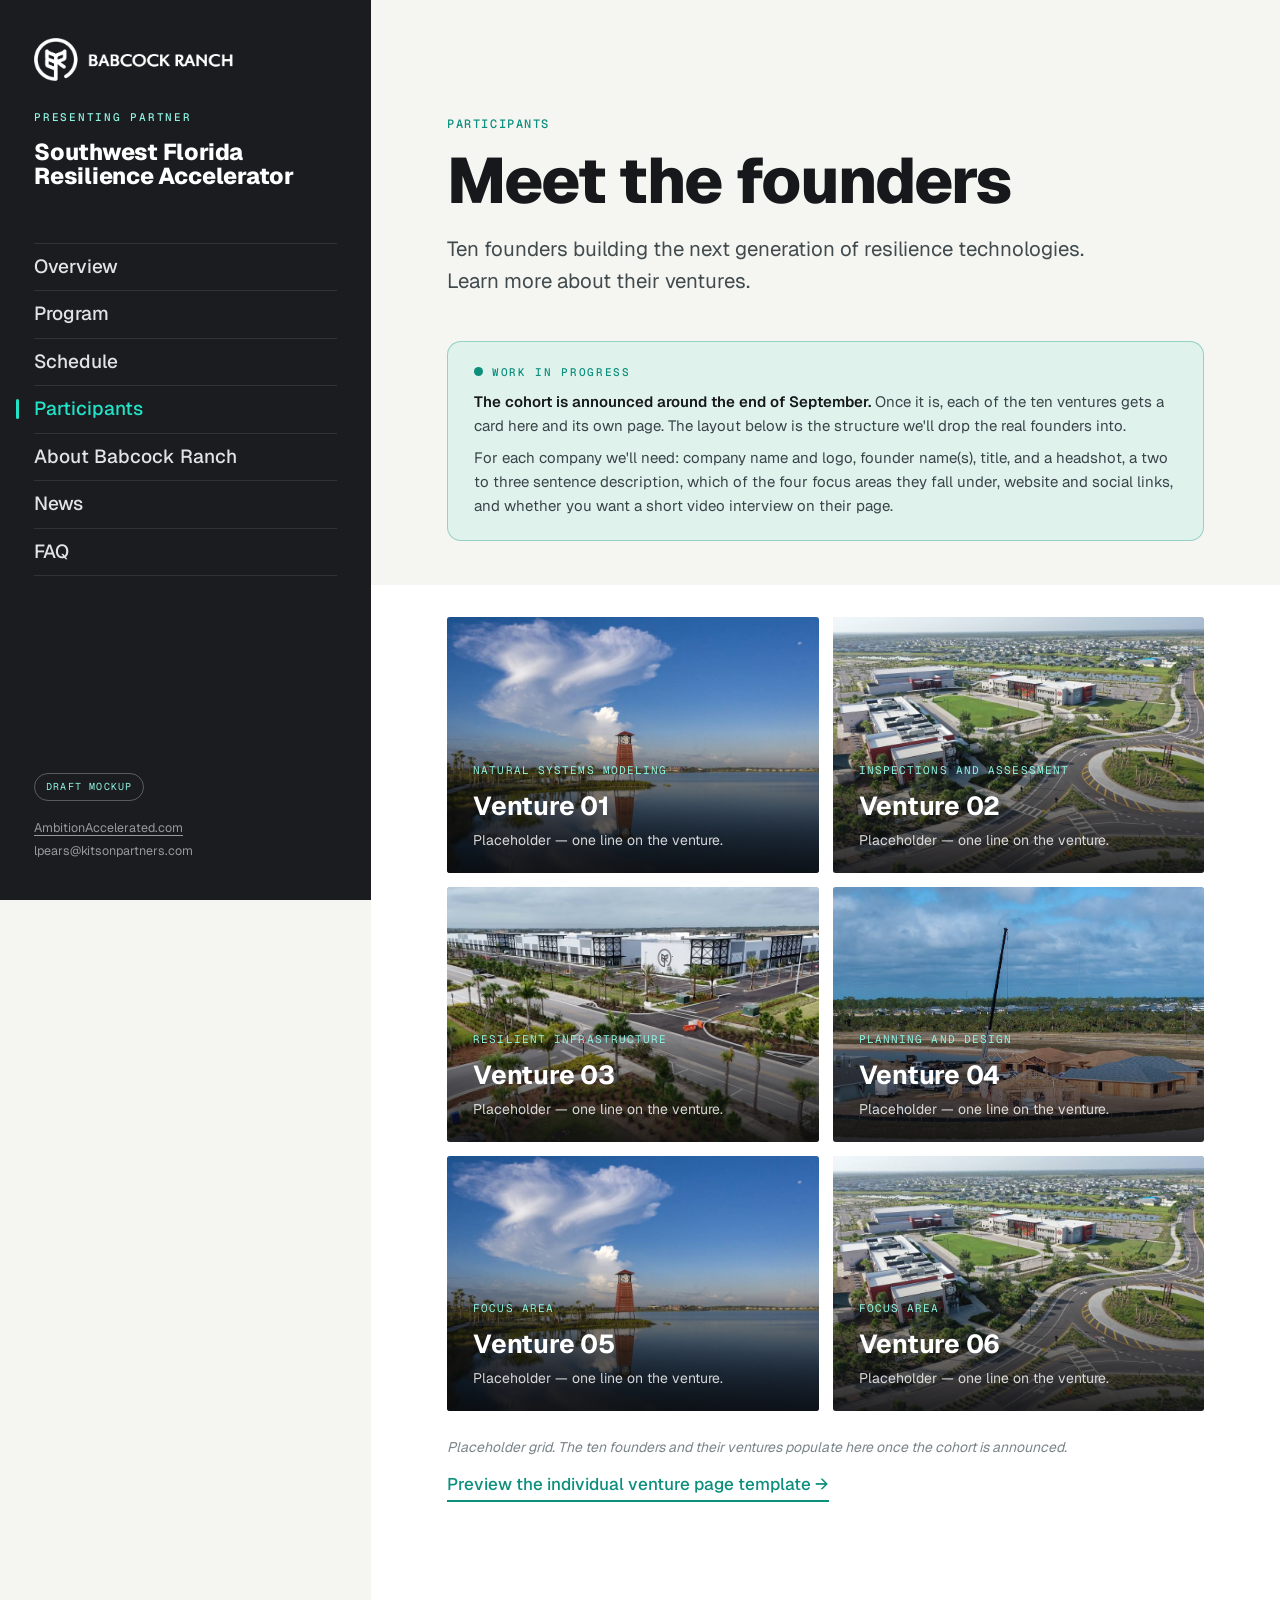
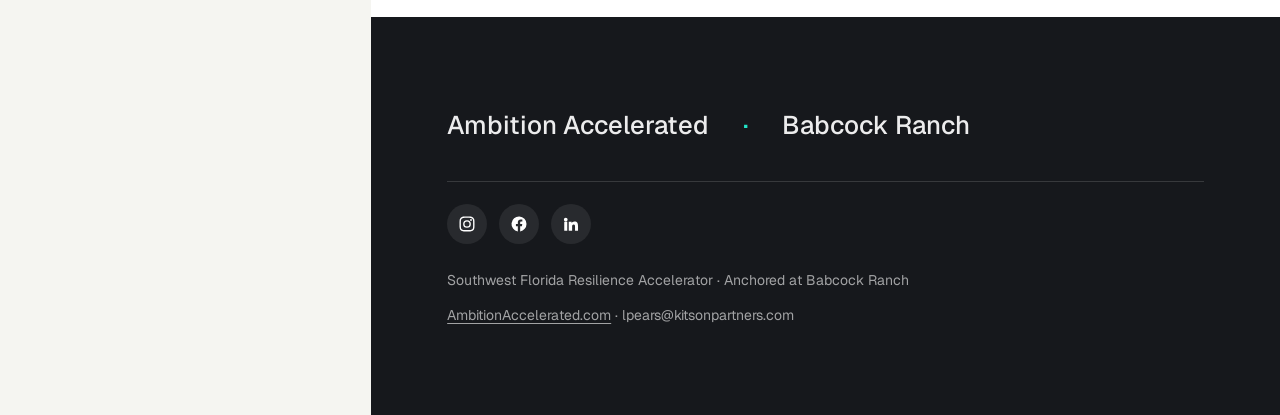
<file: participants.html>
<!DOCTYPE html>
<html lang="en">
<head>
<meta charset="UTF-8">
<meta name="viewport" content="width=device-width, initial-scale=1.0">
<title>Participants | Southwest Florida Resilience Accelerator</title>
<meta name="description" content="Meet the inaugural cohort of ten founders building resilience technologies at the Southwest Florida Resilience Accelerator, anchored at Babcock Ranch.">
<link rel="canonical" href="https://babcockranch.com/resilience-accelerator/participants.html">
<meta property="og:type" content="website">
<meta property="og:site_name" content="Southwest Florida Resilience Accelerator">
<meta property="og:title" content="Participants | Southwest Florida Resilience Accelerator">
<meta property="og:description" content="The inaugural cohort of ten founders building resilience technologies.">
<meta property="og:url" content="https://babcockranch.com/resilience-accelerator/participants.html">
<meta property="og:image" content="https://babcockranch.com/resilience-accelerator/img/hero-3.jpg">
<meta name="twitter:card" content="summary_large_image">
<meta name="twitter:title" content="Participants | Southwest Florida Resilience Accelerator">
<meta name="twitter:description" content="The inaugural cohort of ten founders building resilience technologies.">
<meta name="twitter:image" content="https://babcockranch.com/resilience-accelerator/img/hero-3.jpg">
<link rel="icon" href="https://babcockranch.com/favicon.ico" sizes="any">
<link rel="preconnect" href="https://fonts.googleapis.com">
<link rel="preconnect" href="https://fonts.gstatic.com" crossorigin>
<link href="https://fonts.googleapis.com/css2?family=Geist:wght@400;500;600;700;800&family=Geist+Mono:wght@400;500&display=swap" rel="stylesheet">
<link rel="stylesheet" href="styles.css">
</head>
<body>

<aside class="rail" id="rail">
  <div class="brand">
    <img class="logo" src="img/babcock-white.png" alt="Babcock Ranch">
    <div class="partner">Presenting Partner</div>
    <h1>Southwest&nbsp;Florida<br>Resilience&nbsp;Accelerator</h1>
  </div>
  <button class="hamburger" id="burger" aria-label="Menu" aria-expanded="false"><span></span><span></span><span></span></button>
  <nav id="nav">
    <a href="index.html">Overview</a>
    <a href="program.html">Program</a>
    <a href="schedule.html">Schedule</a>
    <a href="participants.html" class="active">Participants</a>
    <a href="about.html">About Babcock Ranch</a>
    <a href="news.html">News</a>
    <a href="faq.html">FAQ</a>
  </nav>
  <div class="rail-foot">
    <span class="draft">Draft mockup</span><br>
    <a target="_blank" rel="noopener noreferrer" href="https://ambitionaccelerated.com/southwest">AmbitionAccelerated.com</a><br>
    lpears@kitsonpartners.com
  </div>
</aside>

<main>
  <div class="page-head">
    <span class="eyebrow">Participants</span>
    <h1>Meet the founders</h1>
    <p class="lead">Ten founders building the next generation of resilience technologies. Learn more about their ventures.</p>
  </div>

  <div class="status-note">
    <div class="lbl">Work in progress</div>
    <p><strong>The cohort is announced around the end of September.</strong> Once it is, each of the ten ventures gets a card here and its own page. The layout below is the structure we'll drop the real founders into.</p>
    <p>For each company we'll need: company name and logo, founder name(s), title, and a headshot, a two to three sentence description, which of the four focus areas they fall under, website and social links, and whether you want a short video interview on their page.</p>
  </div>

  <section class="pad cohort" style="padding-top:clamp(20px,3vw,32px)">
    <div class="grid">
      <div class="card"><div class="ph"><img src="img/card-1.jpg" alt=""></div><div class="c"><span class="tag">Natural Systems Modeling</span><h4>Venture 01</h4><p>Placeholder — one line on the venture.</p></div></div>
      <div class="card"><div class="ph"><img src="img/card-2.jpg" alt=""></div><div class="c"><span class="tag">Inspections and Assessment</span><h4>Venture 02</h4><p>Placeholder — one line on the venture.</p></div></div>
      <div class="card"><div class="ph"><img src="img/card-3.jpg" alt=""></div><div class="c"><span class="tag">Resilient Infrastructure</span><h4>Venture 03</h4><p>Placeholder — one line on the venture.</p></div></div>
      <div class="card"><div class="ph"><img src="img/card-4.jpg" alt=""></div><div class="c"><span class="tag">Planning and Design</span><h4>Venture 04</h4><p>Placeholder — one line on the venture.</p></div></div>
      <div class="card"><div class="ph"><img src="img/card-1.jpg" alt=""></div><div class="c"><span class="tag">Focus area</span><h4>Venture 05</h4><p>Placeholder — one line on the venture.</p></div></div>
      <div class="card"><div class="ph"><img src="img/card-2.jpg" alt=""></div><div class="c"><span class="tag">Focus area</span><h4>Venture 06</h4><p>Placeholder — one line on the venture.</p></div></div>
    </div>
    <p class="note">Placeholder grid. The ten founders and their ventures populate here once the cohort is announced.</p>
    <p style="margin-top:14px"><a class="arrowlink" href="venture.html">Preview the individual venture page template →</a></p>
  </section>

  <footer>
    <div class="partners">Ambition Accelerated <span>·</span> Babcock Ranch</div>
    <div class="footer-social">
      <a href="https://www.instagram.com/ambitionaccelerated/" target="_blank" rel="noopener noreferrer" aria-label="Instagram"><svg viewBox="0 0 24 24" aria-hidden="true"><path d="M12 2c2.7 0 3.05.01 4.12.06 1.06.05 1.79.22 2.43.47.66.26 1.22.6 1.77 1.15.55.55.89 1.11 1.15 1.77.25.64.42 1.37.47 2.43.05 1.07.06 1.42.06 4.12s-.01 3.05-.06 4.12c-.05 1.06-.22 1.79-.47 2.43a4.9 4.9 0 0 1-1.15 1.77c-.55.55-1.11.89-1.77 1.15-.64.25-1.37.42-2.43.47-1.07.05-1.42.06-4.12.06s-3.05-.01-4.12-.06c-1.06-.05-1.79-.22-2.43-.47a4.9 4.9 0 0 1-1.77-1.15 4.9 4.9 0 0 1-1.15-1.77c-.25-.64-.42-1.37-.47-2.43C2.01 15.05 2 14.7 2 12s.01-3.05.06-4.12c.05-1.06.22-1.79.47-2.43.26-.66.6-1.22 1.15-1.77.55-.55 1.11-.89 1.77-1.15.64-.25 1.37-.42 2.43-.47C8.95 2.01 9.3 2 12 2zm0 1.8c-2.66 0-2.97.01-4.02.06-.97.04-1.5.21-1.85.34-.47.18-.8.4-1.15.75-.35.35-.57.68-.75 1.15-.13.35-.3.88-.34 1.85-.05 1.05-.06 1.36-.06 4.02s.01 2.97.06 4.02c.04.97.21 1.5.34 1.85.18.47.4.8.75 1.15.35.35.68.57 1.15.75.35.13.88.3 1.85.34 1.05.05 1.36.06 4.02.06s2.97-.01 4.02-.06c.97-.04 1.5-.21 1.85-.34.47-.18.8-.4 1.15-.75.35-.35.57-.68.75-1.15.13-.35.3-.88.34-1.85.05-1.05.06-1.36.06-4.02s-.01-2.97-.06-4.02c-.04-.97-.21-1.5-.34-1.85a3.1 3.1 0 0 0-.75-1.15 3.1 3.1 0 0 0-1.15-.75c-.35-.13-.88-.3-1.85-.34-1.05-.05-1.36-.06-4.02-.06zm0 3.06a5.14 5.14 0 1 1 0 10.28 5.14 5.14 0 0 1 0-10.28zm0 1.8a3.34 3.34 0 1 0 0 6.68 3.34 3.34 0 0 0 0-6.68zm5.34-3.2a1.2 1.2 0 1 1 0 2.4 1.2 1.2 0 0 1 0-2.4z"/></svg></a>
      <a href="https://www.facebook.com/profile.php?id=61564595977448" target="_blank" rel="noopener noreferrer" aria-label="Facebook"><svg viewBox="0 0 24 24" aria-hidden="true"><path d="M22 12a10 10 0 1 0-11.56 9.88v-6.99H7.9V12h2.54V9.8c0-2.5 1.49-3.89 3.77-3.89 1.09 0 2.24.2 2.24.2v2.46h-1.26c-1.24 0-1.63.77-1.63 1.56V12h2.78l-.44 2.89h-2.34v6.99A10 10 0 0 0 22 12z"/></svg></a>
      <a href="https://www.linkedin.com/company/ambitionaccelerated/" target="_blank" rel="noopener noreferrer" aria-label="LinkedIn"><svg viewBox="0 0 24 24" aria-hidden="true"><path d="M4.98 3.5a2.5 2.5 0 1 1 0 5 2.5 2.5 0 0 1 0-5zM3 9h4v12H3V9zm6 0h3.8v1.64h.05c.53-1 1.83-2.06 3.76-2.06 4.02 0 4.76 2.65 4.76 6.09V21h-4v-5.4c0-1.29-.02-2.94-1.79-2.94-1.8 0-2.07 1.4-2.07 2.85V21H9V9z"/></svg></a>
    </div>
    <div class="fbot">
      <div>Southwest Florida Resilience Accelerator · Anchored at Babcock Ranch</div>
      <div><a target="_blank" rel="noopener noreferrer" href="https://ambitionaccelerated.com/southwest">AmbitionAccelerated.com</a> · lpears@kitsonpartners.com</div>
    </div>
  </footer>
</main>

<script>
(function(){
  const rail=document.getElementById('rail'), burger=document.getElementById('burger');
  if(burger)burger.addEventListener('click',()=>{const o=rail.classList.toggle('open');burger.setAttribute('aria-expanded',o);});
  const nav=document.getElementById('nav');
  if(nav)nav.addEventListener('click',e=>{if(e.target.tagName==='A')rail.classList.remove('open');});
})();
</script>
</body>
</html>
</file>
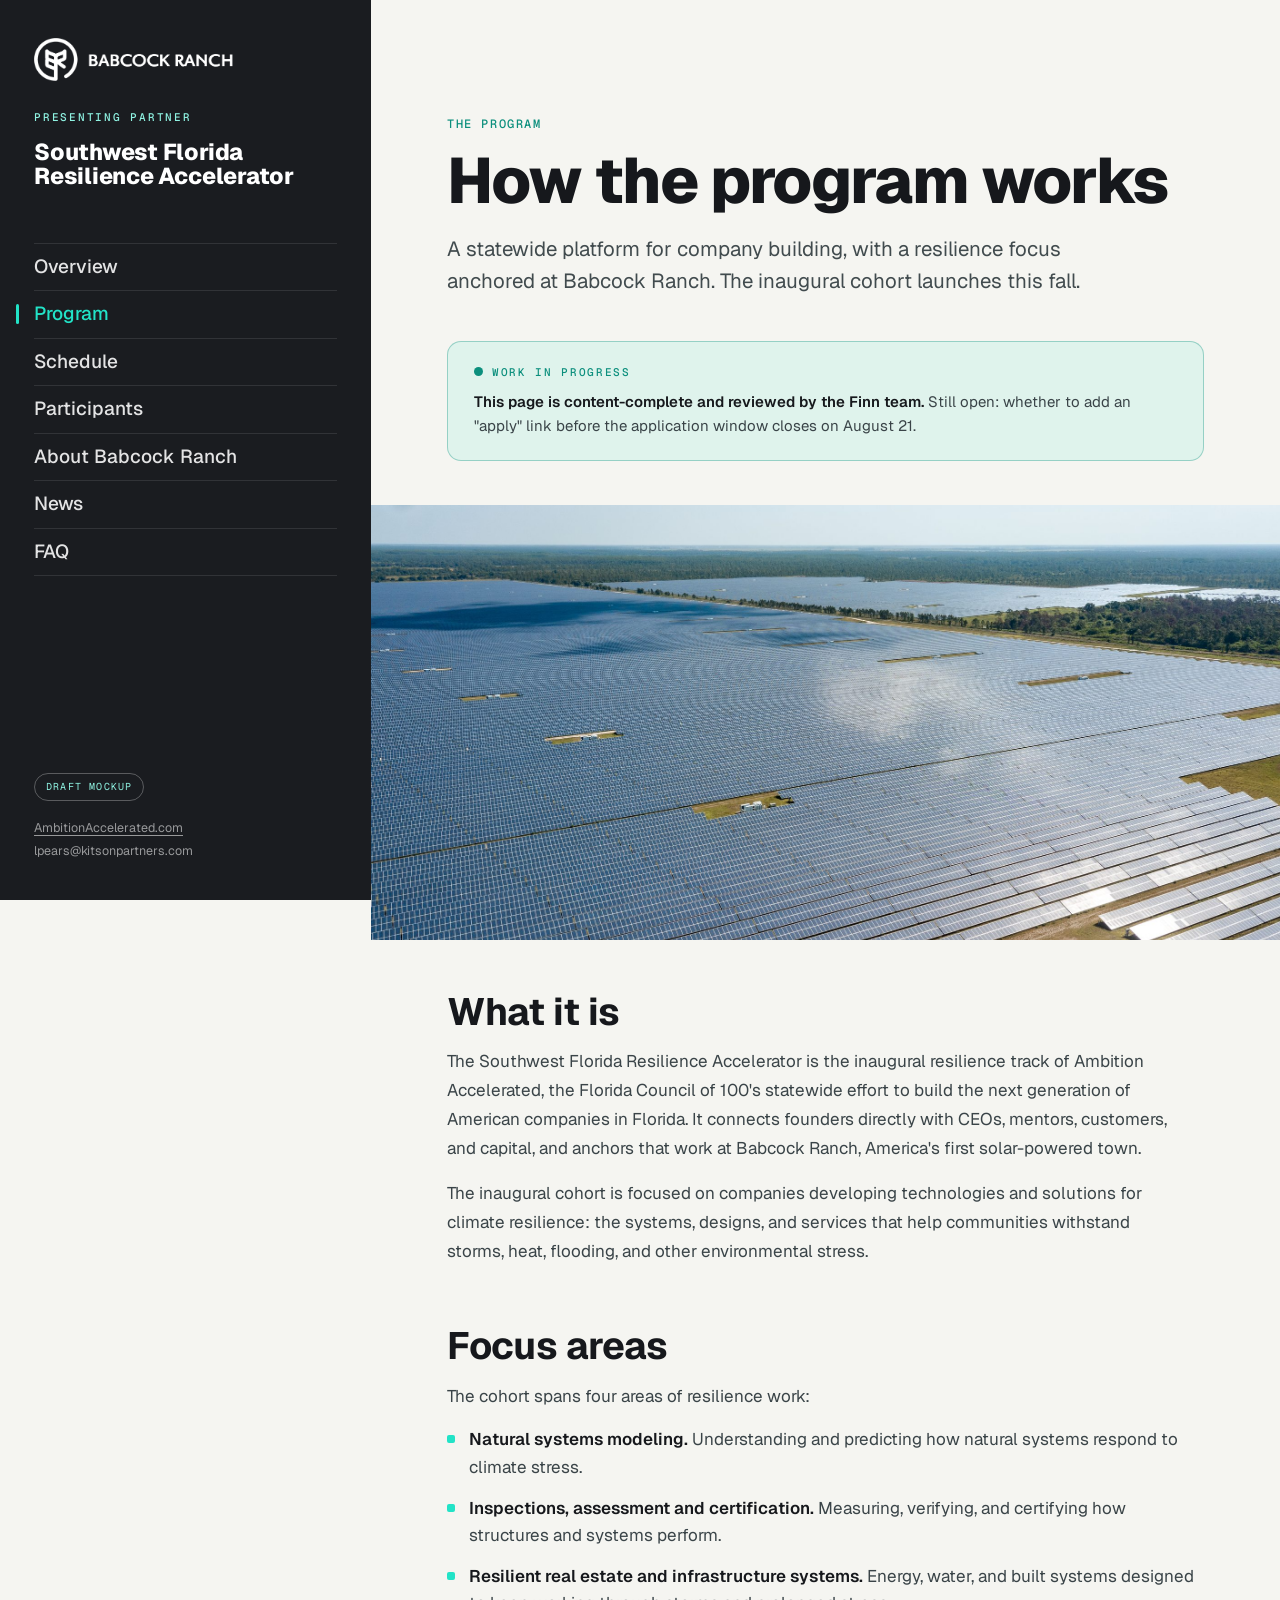
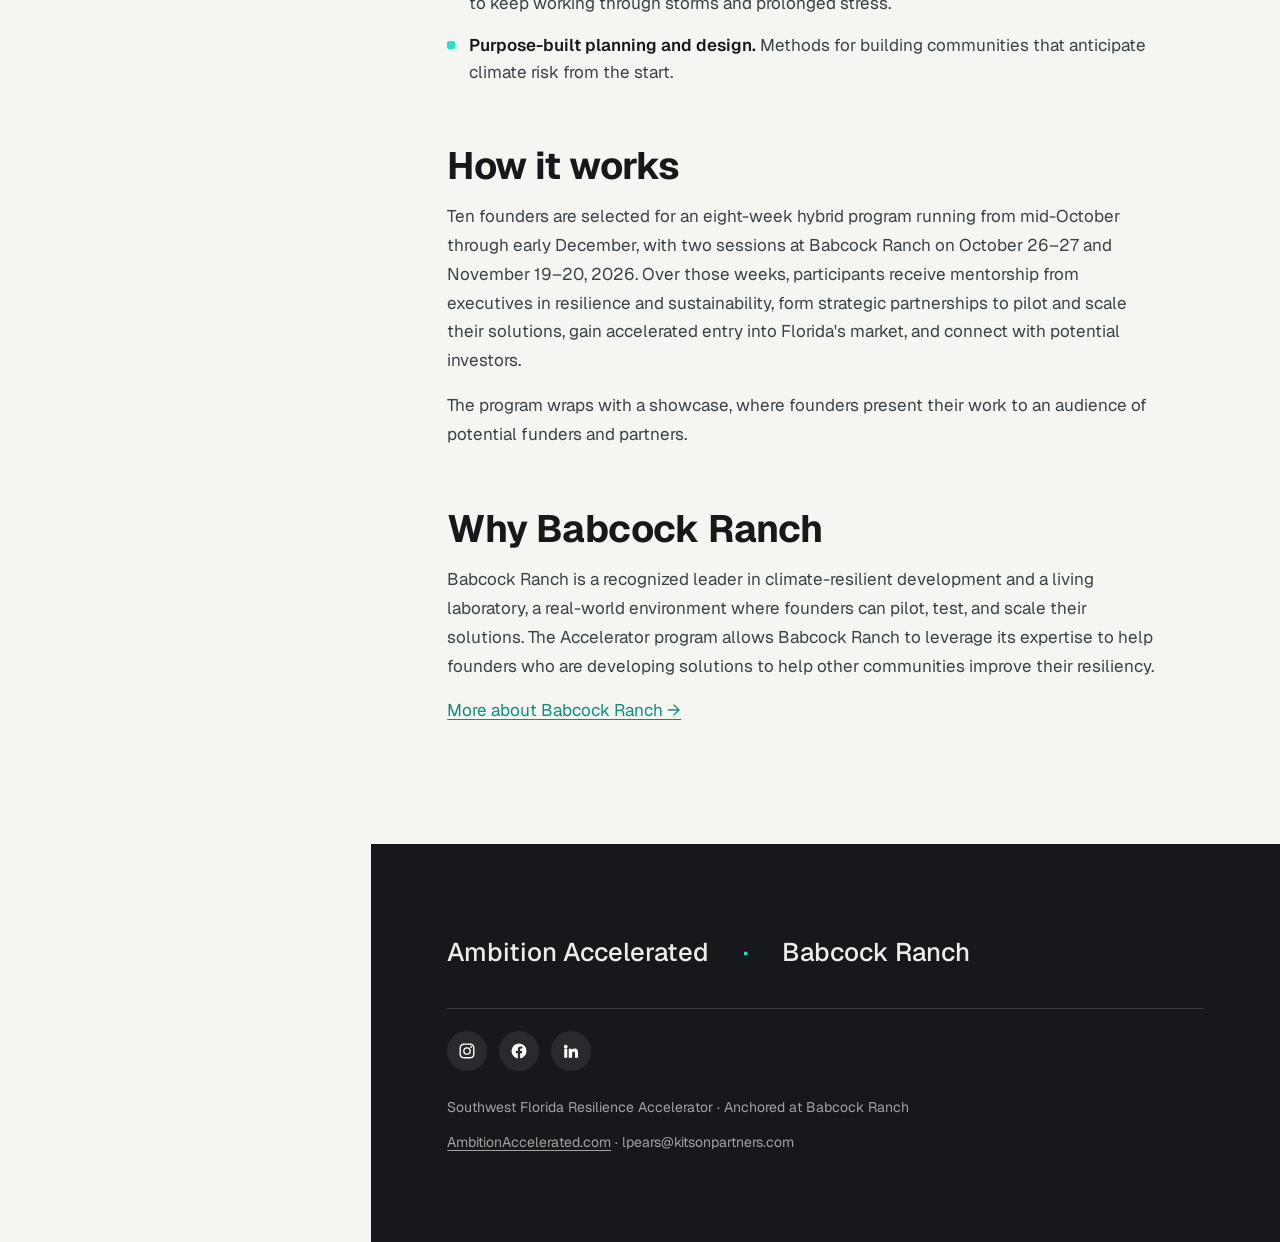
<file: program.html>
<!DOCTYPE html>
<html lang="en">
<head>
<meta charset="UTF-8">
<meta name="viewport" content="width=device-width, initial-scale=1.0">
<title>Program | Southwest Florida Resilience Accelerator</title>
<meta name="description" content="How the Southwest Florida Resilience Accelerator works: an eight-week hybrid program with two sessions at Babcock Ranch, focused on natural systems, resilient infrastructure, inspection, and planning and design.">
<link rel="canonical" href="https://babcockranch.com/resilience-accelerator/program.html">
<meta property="og:type" content="website">
<meta property="og:site_name" content="Southwest Florida Resilience Accelerator">
<meta property="og:title" content="Program | Southwest Florida Resilience Accelerator">
<meta property="og:description" content="An eight-week hybrid program with two sessions at Babcock Ranch, across four areas of resilience work.">
<meta property="og:url" content="https://babcockranch.com/resilience-accelerator/program.html">
<meta property="og:image" content="https://babcockranch.com/resilience-accelerator/img/hero-1.jpg">
<meta name="twitter:card" content="summary_large_image">
<meta name="twitter:title" content="Program | Southwest Florida Resilience Accelerator">
<meta name="twitter:description" content="An eight-week hybrid program with two sessions at Babcock Ranch, across four areas of resilience work.">
<meta name="twitter:image" content="https://babcockranch.com/resilience-accelerator/img/hero-1.jpg">
<link rel="icon" href="https://babcockranch.com/favicon.ico" sizes="any">
<link rel="preconnect" href="https://fonts.googleapis.com">
<link rel="preconnect" href="https://fonts.gstatic.com" crossorigin>
<link href="https://fonts.googleapis.com/css2?family=Geist:wght@400;500;600;700;800&family=Geist+Mono:wght@400;500&display=swap" rel="stylesheet">
<link rel="stylesheet" href="styles.css">
</head>
<body>

<aside class="rail" id="rail">
  <div class="brand">
    <img class="logo" src="img/babcock-white.png" alt="Babcock Ranch">
    <div class="partner">Presenting Partner</div>
    <h1>Southwest&nbsp;Florida<br>Resilience&nbsp;Accelerator</h1>
  </div>
  <button class="hamburger" id="burger" aria-label="Menu" aria-expanded="false"><span></span><span></span><span></span></button>
  <nav id="nav">
    <a href="index.html">Overview</a>
    <a href="program.html" class="active">Program</a>
    <a href="schedule.html">Schedule</a>
    <a href="participants.html">Participants</a>
    <a href="about.html">About Babcock Ranch</a>
    <a href="news.html">News</a>
    <a href="faq.html">FAQ</a>
  </nav>
  <div class="rail-foot">
    <span class="draft">Draft mockup</span><br>
    <a target="_blank" rel="noopener noreferrer" href="https://ambitionaccelerated.com/southwest">AmbitionAccelerated.com</a><br>
    lpears@kitsonpartners.com
  </div>
</aside>

<main>
  <div class="page-head">
    <span class="eyebrow">The Program</span>
    <h1>How the program works</h1>
    <p class="lead">A statewide platform for company building, with a resilience focus anchored at Babcock Ranch. The inaugural cohort launches this fall.</p>
  </div>

  <div class="status-note">
    <div class="lbl">Work in progress</div>
    <p><strong>This page is content-complete and reviewed by the Finn team.</strong> Still open: whether to add an "apply" link before the application window closes on August 21.</p>
  </div>

  <div class="bandfull"><img src="img/babcock-solar-aerial-b.jpg" alt="Aerial of the Babcock Ranch solar array"></div>

  <div class="prose">
    <h2>What it is</h2>
    <p>The Southwest Florida Resilience Accelerator is the inaugural resilience track of Ambition Accelerated, the Florida Council of 100's statewide effort to build the next generation of American companies in Florida. It connects founders directly with CEOs, mentors, customers, and capital, and anchors that work at Babcock Ranch, America's first solar-powered town.</p>
    <p>The inaugural cohort is focused on companies developing technologies and solutions for climate resilience: the systems, designs, and services that help communities withstand storms, heat, flooding, and other environmental stress.</p>

    <h2>Focus areas</h2>
    <p>The cohort spans four areas of resilience work:</p>
    <ul>
      <li><strong>Natural systems modeling.</strong> Understanding and predicting how natural systems respond to climate stress.</li>
      <li><strong>Inspections, assessment and certification.</strong> Measuring, verifying, and certifying how structures and systems perform.</li>
      <li><strong>Resilient real estate and infrastructure systems.</strong> Energy, water, and built systems designed to keep working through storms and prolonged stress.</li>
      <li><strong>Purpose-built planning and design.</strong> Methods for building communities that anticipate climate risk from the start.</li>
    </ul>

    <h2>How it works</h2>
    <p>Ten founders are selected for an eight-week hybrid program running from mid-October through early December, with two sessions at Babcock Ranch on October 26–27 and November 19–20, 2026. Over those weeks, participants receive mentorship from executives in resilience and sustainability, form strategic partnerships to pilot and scale their solutions, gain accelerated entry into Florida's market, and connect with potential investors.</p>
    <p>The program wraps with a showcase, where founders present their work to an audience of potential funders and partners.</p>

    <h2>Why Babcock Ranch</h2>
    <p>Babcock Ranch is a recognized leader in climate-resilient development and a living laboratory, a real-world environment where founders can pilot, test, and scale their solutions. The Accelerator program allows Babcock Ranch to leverage its expertise to help founders who are developing solutions to help other communities improve their resiliency.</p>
    <p><a href="about.html">More about Babcock Ranch →</a></p>
  </div>

  <footer>
    <div class="partners">Ambition Accelerated <span>·</span> Babcock Ranch</div>
    <div class="footer-social">
      <a href="https://www.instagram.com/ambitionaccelerated/" target="_blank" rel="noopener noreferrer" aria-label="Instagram"><svg viewBox="0 0 24 24" aria-hidden="true"><path d="M12 2c2.7 0 3.05.01 4.12.06 1.06.05 1.79.22 2.43.47.66.26 1.22.6 1.77 1.15.55.55.89 1.11 1.15 1.77.25.64.42 1.37.47 2.43.05 1.07.06 1.42.06 4.12s-.01 3.05-.06 4.12c-.05 1.06-.22 1.79-.47 2.43a4.9 4.9 0 0 1-1.15 1.77c-.55.55-1.11.89-1.77 1.15-.64.25-1.37.42-2.43.47-1.07.05-1.42.06-4.12.06s-3.05-.01-4.12-.06c-1.06-.05-1.79-.22-2.43-.47a4.9 4.9 0 0 1-1.77-1.15 4.9 4.9 0 0 1-1.15-1.77c-.25-.64-.42-1.37-.47-2.43C2.01 15.05 2 14.7 2 12s.01-3.05.06-4.12c.05-1.06.22-1.79.47-2.43.26-.66.6-1.22 1.15-1.77.55-.55 1.11-.89 1.77-1.15.64-.25 1.37-.42 2.43-.47C8.95 2.01 9.3 2 12 2zm0 1.8c-2.66 0-2.97.01-4.02.06-.97.04-1.5.21-1.85.34-.47.18-.8.4-1.15.75-.35.35-.57.68-.75 1.15-.13.35-.3.88-.34 1.85-.05 1.05-.06 1.36-.06 4.02s.01 2.97.06 4.02c.04.97.21 1.5.34 1.85.18.47.4.8.75 1.15.35.35.68.57 1.15.75.35.13.88.3 1.85.34 1.05.05 1.36.06 4.02.06s2.97-.01 4.02-.06c.97-.04 1.5-.21 1.85-.34.47-.18.8-.4 1.15-.75.35-.35.57-.68.75-1.15.13-.35.3-.88.34-1.85.05-1.05.06-1.36.06-4.02s-.01-2.97-.06-4.02c-.04-.97-.21-1.5-.34-1.85a3.1 3.1 0 0 0-.75-1.15 3.1 3.1 0 0 0-1.15-.75c-.35-.13-.88-.3-1.85-.34-1.05-.05-1.36-.06-4.02-.06zm0 3.06a5.14 5.14 0 1 1 0 10.28 5.14 5.14 0 0 1 0-10.28zm0 1.8a3.34 3.34 0 1 0 0 6.68 3.34 3.34 0 0 0 0-6.68zm5.34-3.2a1.2 1.2 0 1 1 0 2.4 1.2 1.2 0 0 1 0-2.4z"/></svg></a>
      <a href="https://www.facebook.com/profile.php?id=61564595977448" target="_blank" rel="noopener noreferrer" aria-label="Facebook"><svg viewBox="0 0 24 24" aria-hidden="true"><path d="M22 12a10 10 0 1 0-11.56 9.88v-6.99H7.9V12h2.54V9.8c0-2.5 1.49-3.89 3.77-3.89 1.09 0 2.24.2 2.24.2v2.46h-1.26c-1.24 0-1.63.77-1.63 1.56V12h2.78l-.44 2.89h-2.34v6.99A10 10 0 0 0 22 12z"/></svg></a>
      <a href="https://www.linkedin.com/company/ambitionaccelerated/" target="_blank" rel="noopener noreferrer" aria-label="LinkedIn"><svg viewBox="0 0 24 24" aria-hidden="true"><path d="M4.98 3.5a2.5 2.5 0 1 1 0 5 2.5 2.5 0 0 1 0-5zM3 9h4v12H3V9zm6 0h3.8v1.64h.05c.53-1 1.83-2.06 3.76-2.06 4.02 0 4.76 2.65 4.76 6.09V21h-4v-5.4c0-1.29-.02-2.94-1.79-2.94-1.8 0-2.07 1.4-2.07 2.85V21H9V9z"/></svg></a>
    </div>
    <div class="fbot">
      <div>Southwest Florida Resilience Accelerator · Anchored at Babcock Ranch</div>
      <div><a target="_blank" rel="noopener noreferrer" href="https://ambitionaccelerated.com/southwest">AmbitionAccelerated.com</a> · lpears@kitsonpartners.com</div>
    </div>
  </footer>
</main>

<script>
(function(){
  const rail=document.getElementById('rail'), burger=document.getElementById('burger');
  if(burger)burger.addEventListener('click',()=>{const o=rail.classList.toggle('open');burger.setAttribute('aria-expanded',o);});
  const nav=document.getElementById('nav');
  if(nav)nav.addEventListener('click',e=>{if(e.target.tagName==='A')rail.classList.remove('open');});
})();
</script>
</body>
</html>
</file>
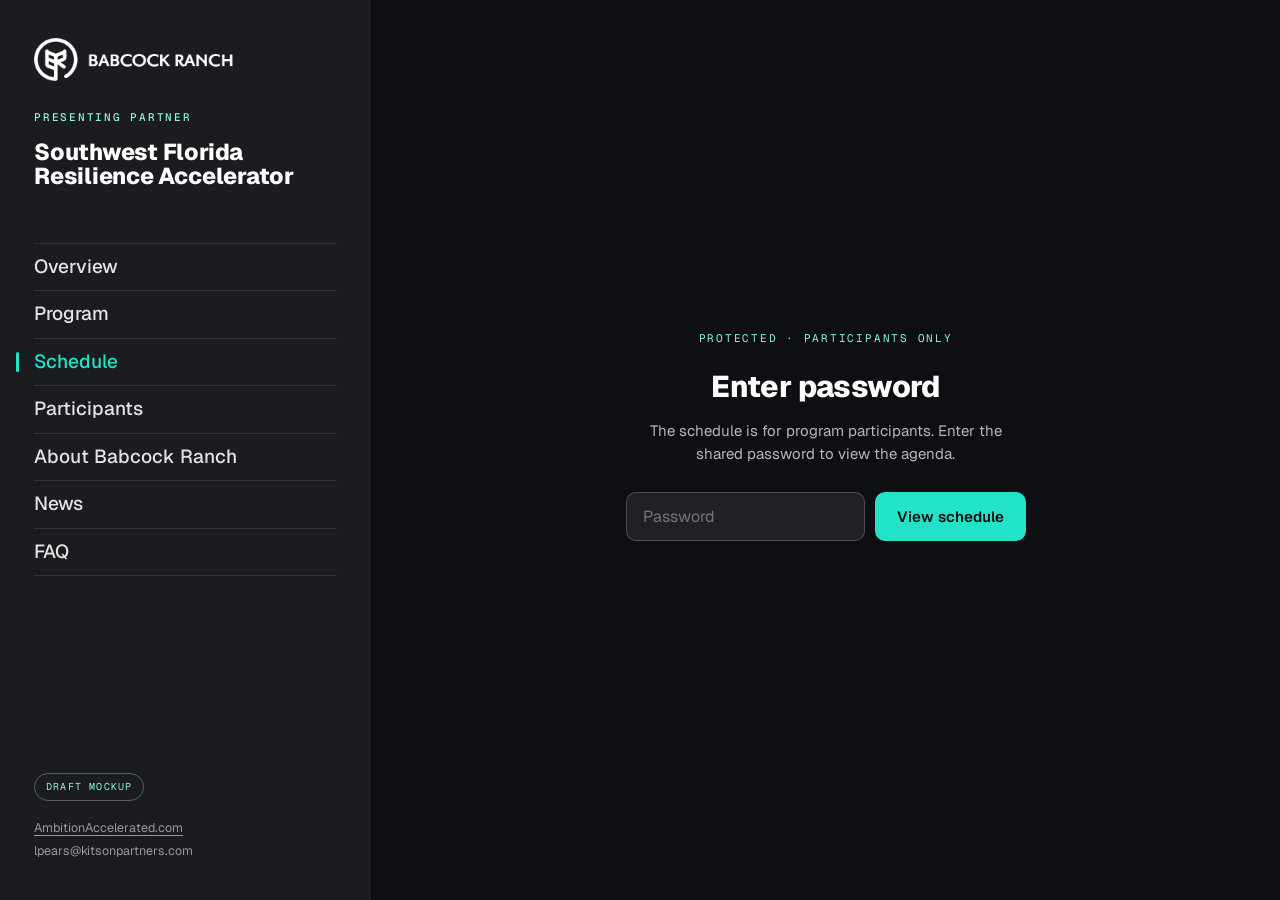
<file: schedule.html>
<!DOCTYPE html>
<html lang="en">
<head>
<meta charset="UTF-8">
<meta name="viewport" content="width=device-width, initial-scale=1.0">
<title>Schedule | Southwest Florida Resilience Accelerator</title>
<meta name="description" content="Program dates for the Southwest Florida Resilience Accelerator: sessions at Babcock Ranch on October 26–27 and November 19–20, 2026. Detailed agenda is participant-facing.">
<meta name="robots" content="noindex, follow">
<link rel="canonical" href="https://babcockranch.com/resilience-accelerator/schedule.html">
<meta property="og:type" content="website">
<meta property="og:site_name" content="Southwest Florida Resilience Accelerator">
<meta property="og:title" content="Schedule | Southwest Florida Resilience Accelerator">
<meta property="og:description" content="Sessions at Babcock Ranch on October 26–27 and November 19–20, 2026.">
<meta property="og:url" content="https://babcockranch.com/resilience-accelerator/schedule.html">
<meta property="og:image" content="https://babcockranch.com/resilience-accelerator/img/hero-1.jpg">
<meta name="twitter:card" content="summary_large_image">
<meta name="twitter:title" content="Schedule | Southwest Florida Resilience Accelerator">
<meta name="twitter:description" content="Sessions at Babcock Ranch on October 26–27 and November 19–20, 2026.">
<meta name="twitter:image" content="https://babcockranch.com/resilience-accelerator/img/hero-1.jpg">
<link rel="icon" href="https://babcockranch.com/favicon.ico" sizes="any">
<link rel="preconnect" href="https://fonts.googleapis.com">
<link rel="preconnect" href="https://fonts.gstatic.com" crossorigin>
<link href="https://fonts.googleapis.com/css2?family=Geist:wght@400;500;600;700;800&family=Geist+Mono:wght@400;500&display=swap" rel="stylesheet">
<link rel="stylesheet" href="styles.css">
</head>
<body>

<aside class="rail" id="rail">
  <div class="brand">
    <img class="logo" src="img/babcock-white.png" alt="Babcock Ranch">
    <div class="partner">Presenting Partner</div>
    <h1>Southwest&nbsp;Florida<br>Resilience&nbsp;Accelerator</h1>
  </div>
  <button class="hamburger" id="burger" aria-label="Menu" aria-expanded="false"><span></span><span></span><span></span></button>
  <nav id="nav">
    <a href="index.html">Overview</a>
    <a href="program.html">Program</a>
    <a href="schedule.html" class="active">Schedule</a>
    <a href="participants.html">Participants</a>
    <a href="about.html">About Babcock Ranch</a>
    <a href="news.html">News</a>
    <a href="faq.html">FAQ</a>
  </nav>
  <div class="rail-foot">
    <span class="draft">Draft mockup</span><br>
    <a target="_blank" rel="noopener noreferrer" href="https://ambitionaccelerated.com/southwest">AmbitionAccelerated.com</a><br>
    lpears@kitsonpartners.com
  </div>
</aside>

<!-- Password gate. NOTE: this is a light, client-side gate using a single shared
     password. It keeps the public out casually; it is not strong security (the
     password lives in this page). If real accounts/logins are ever needed, that's
     a separate build. Change the password below in one place. -->
<div id="gate" class="gate">
  <div class="card2">
    <div class="lock">Protected · Participants only</div>
    <h1>Enter password</h1>
    <p>The schedule is for program participants. Enter the shared password to view the agenda.</p>
    <form id="gateForm" autocomplete="off">
      <input id="pw" type="password" placeholder="Password" aria-label="Password" autocomplete="off">
      <button type="submit">View schedule</button>
    </form>
    <div class="err" id="err"></div>
  </div>
</div>

<main id="sched" hidden>
  <div class="page-head">
    <span class="eyebrow">Schedule</span>
    <h1>At Babcock Ranch</h1>
    <p class="lead">The cohort gathers at Babcock Ranch for two sessions of hands-on programming on building resilient communities.</p>
  </div>

  <div class="status-note">
    <div class="lbl">Work in progress</div>
    <p><strong>The dates are locked; the detailed agenda is still to come.</strong> Once the curriculum is finalized, session titles, times, and speakers drop into the layout below. This page is password-protected so it stays participant-facing until the agenda is ready.</p>
    <p>Open: the finalized agenda for both sessions, how much detail to show publicly, and any logistics worth adding, such as location on campus, parking, and what to bring.</p>
  </div>

  <div class="bandfull"><img src="img/band.jpg" alt="Founders Square at Babcock Ranch"></div>

  <div class="prose">
    <h2>The two sessions</h2>
    <ul>
      <li><strong>Session 1:</strong> October 26–27, 2026</li>
      <li><strong>Session 2:</strong> November 19–20, 2026</li>
    </ul>
    <p>The wider program runs October 13 through December. These two sessions are the in-person days at Babcock Ranch.</p>

    <h2>Agenda</h2>
    <p>For each session, a clean day-by-day layout, formatted to read easily on a phone since attendees will pull it up on their phones during the sessions. Coming once the curriculum is confirmed:</p>
    <div class="agenda">
      <div class="day"><div class="d">Session 1 · Day 1</div><div class="dt">Oct 26</div><div class="ln"></div><div class="ln s"></div><div class="ln"></div></div>
      <div class="day"><div class="d">Session 1 · Day 2</div><div class="dt">Oct 27</div><div class="ln"></div><div class="ln s"></div><div class="ln"></div></div>
      <div class="day"><div class="d">Session 2 · Day 1</div><div class="dt">Nov 19</div><div class="ln"></div><div class="ln s"></div><div class="ln"></div></div>
      <div class="day"><div class="d">Session 2 · Day 2</div><div class="dt">Nov 20</div><div class="ln"></div><div class="ln s"></div><div class="ln"></div></div>
    </div>
  </div>

  <footer>
    <div class="partners">Ambition Accelerated <span>·</span> Babcock Ranch</div>
    <div class="footer-social">
      <a href="https://www.instagram.com/ambitionaccelerated/" target="_blank" rel="noopener noreferrer" aria-label="Instagram"><svg viewBox="0 0 24 24" aria-hidden="true"><path d="M12 2c2.7 0 3.05.01 4.12.06 1.06.05 1.79.22 2.43.47.66.26 1.22.6 1.77 1.15.55.55.89 1.11 1.15 1.77.25.64.42 1.37.47 2.43.05 1.07.06 1.42.06 4.12s-.01 3.05-.06 4.12c-.05 1.06-.22 1.79-.47 2.43a4.9 4.9 0 0 1-1.15 1.77c-.55.55-1.11.89-1.77 1.15-.64.25-1.37.42-2.43.47-1.07.05-1.42.06-4.12.06s-3.05-.01-4.12-.06c-1.06-.05-1.79-.22-2.43-.47a4.9 4.9 0 0 1-1.77-1.15 4.9 4.9 0 0 1-1.15-1.77c-.25-.64-.42-1.37-.47-2.43C2.01 15.05 2 14.7 2 12s.01-3.05.06-4.12c.05-1.06.22-1.79.47-2.43.26-.66.6-1.22 1.15-1.77.55-.55 1.11-.89 1.77-1.15.64-.25 1.37-.42 2.43-.47C8.95 2.01 9.3 2 12 2zm0 1.8c-2.66 0-2.97.01-4.02.06-.97.04-1.5.21-1.85.34-.47.18-.8.4-1.15.75-.35.35-.57.68-.75 1.15-.13.35-.3.88-.34 1.85-.05 1.05-.06 1.36-.06 4.02s.01 2.97.06 4.02c.04.97.21 1.5.34 1.85.18.47.4.8.75 1.15.35.35.68.57 1.15.75.35.13.88.3 1.85.34 1.05.05 1.36.06 4.02.06s2.97-.01 4.02-.06c.97-.04 1.5-.21 1.85-.34.47-.18.8-.4 1.15-.75.35-.35.57-.68.75-1.15.13-.35.3-.88.34-1.85.05-1.05.06-1.36.06-4.02s-.01-2.97-.06-4.02c-.04-.97-.21-1.5-.34-1.85a3.1 3.1 0 0 0-.75-1.15 3.1 3.1 0 0 0-1.15-.75c-.35-.13-.88-.3-1.85-.34-1.05-.05-1.36-.06-4.02-.06zm0 3.06a5.14 5.14 0 1 1 0 10.28 5.14 5.14 0 0 1 0-10.28zm0 1.8a3.34 3.34 0 1 0 0 6.68 3.34 3.34 0 0 0 0-6.68zm5.34-3.2a1.2 1.2 0 1 1 0 2.4 1.2 1.2 0 0 1 0-2.4z"/></svg></a>
      <a href="https://www.facebook.com/profile.php?id=61564595977448" target="_blank" rel="noopener noreferrer" aria-label="Facebook"><svg viewBox="0 0 24 24" aria-hidden="true"><path d="M22 12a10 10 0 1 0-11.56 9.88v-6.99H7.9V12h2.54V9.8c0-2.5 1.49-3.89 3.77-3.89 1.09 0 2.24.2 2.24.2v2.46h-1.26c-1.24 0-1.63.77-1.63 1.56V12h2.78l-.44 2.89h-2.34v6.99A10 10 0 0 0 22 12z"/></svg></a>
      <a href="https://www.linkedin.com/company/ambitionaccelerated/" target="_blank" rel="noopener noreferrer" aria-label="LinkedIn"><svg viewBox="0 0 24 24" aria-hidden="true"><path d="M4.98 3.5a2.5 2.5 0 1 1 0 5 2.5 2.5 0 0 1 0-5zM3 9h4v12H3V9zm6 0h3.8v1.64h.05c.53-1 1.83-2.06 3.76-2.06 4.02 0 4.76 2.65 4.76 6.09V21h-4v-5.4c0-1.29-.02-2.94-1.79-2.94-1.8 0-2.07 1.4-2.07 2.85V21H9V9z"/></svg></a>
    </div>
    <div class="fbot">
      <div>Southwest Florida Resilience Accelerator · Anchored at Babcock Ranch</div>
      <div><a target="_blank" rel="noopener noreferrer" href="https://ambitionaccelerated.com/southwest">AmbitionAccelerated.com</a> · lpears@kitsonpartners.com</div>
    </div>
  </footer>
</main>

<script>
(function(){
  // ---- single shared password (change this value only) ----
  var PASS = "babcock2026";
  var KEY = "ra_sched_ok";
  var gate = document.getElementById('gate');
  var sched = document.getElementById('sched');
  var form = document.getElementById('gateForm');
  var pw = document.getElementById('pw');
  var err = document.getElementById('err');
  function unlock(){ gate.style.display='none'; sched.hidden=false; }
  try{ if(sessionStorage.getItem(KEY)==='1') unlock(); }catch(e){}
  form.addEventListener('submit', function(e){
    e.preventDefault();
    if(pw.value === PASS){ try{sessionStorage.setItem(KEY,'1');}catch(e){} unlock(); }
    else { err.textContent = "That password isn't right. Try again."; pw.value=''; pw.focus(); }
  });
})();
(function(){
  var rail=document.getElementById('rail'), burger=document.getElementById('burger');
  if(burger)burger.addEventListener('click',function(){var o=rail.classList.toggle('open');burger.setAttribute('aria-expanded',o);});
  var nav=document.getElementById('nav');
  if(nav)nav.addEventListener('click',function(e){if(e.target.tagName==='A')rail.classList.remove('open');});
})();
</script>
</body>
</html>
</file>
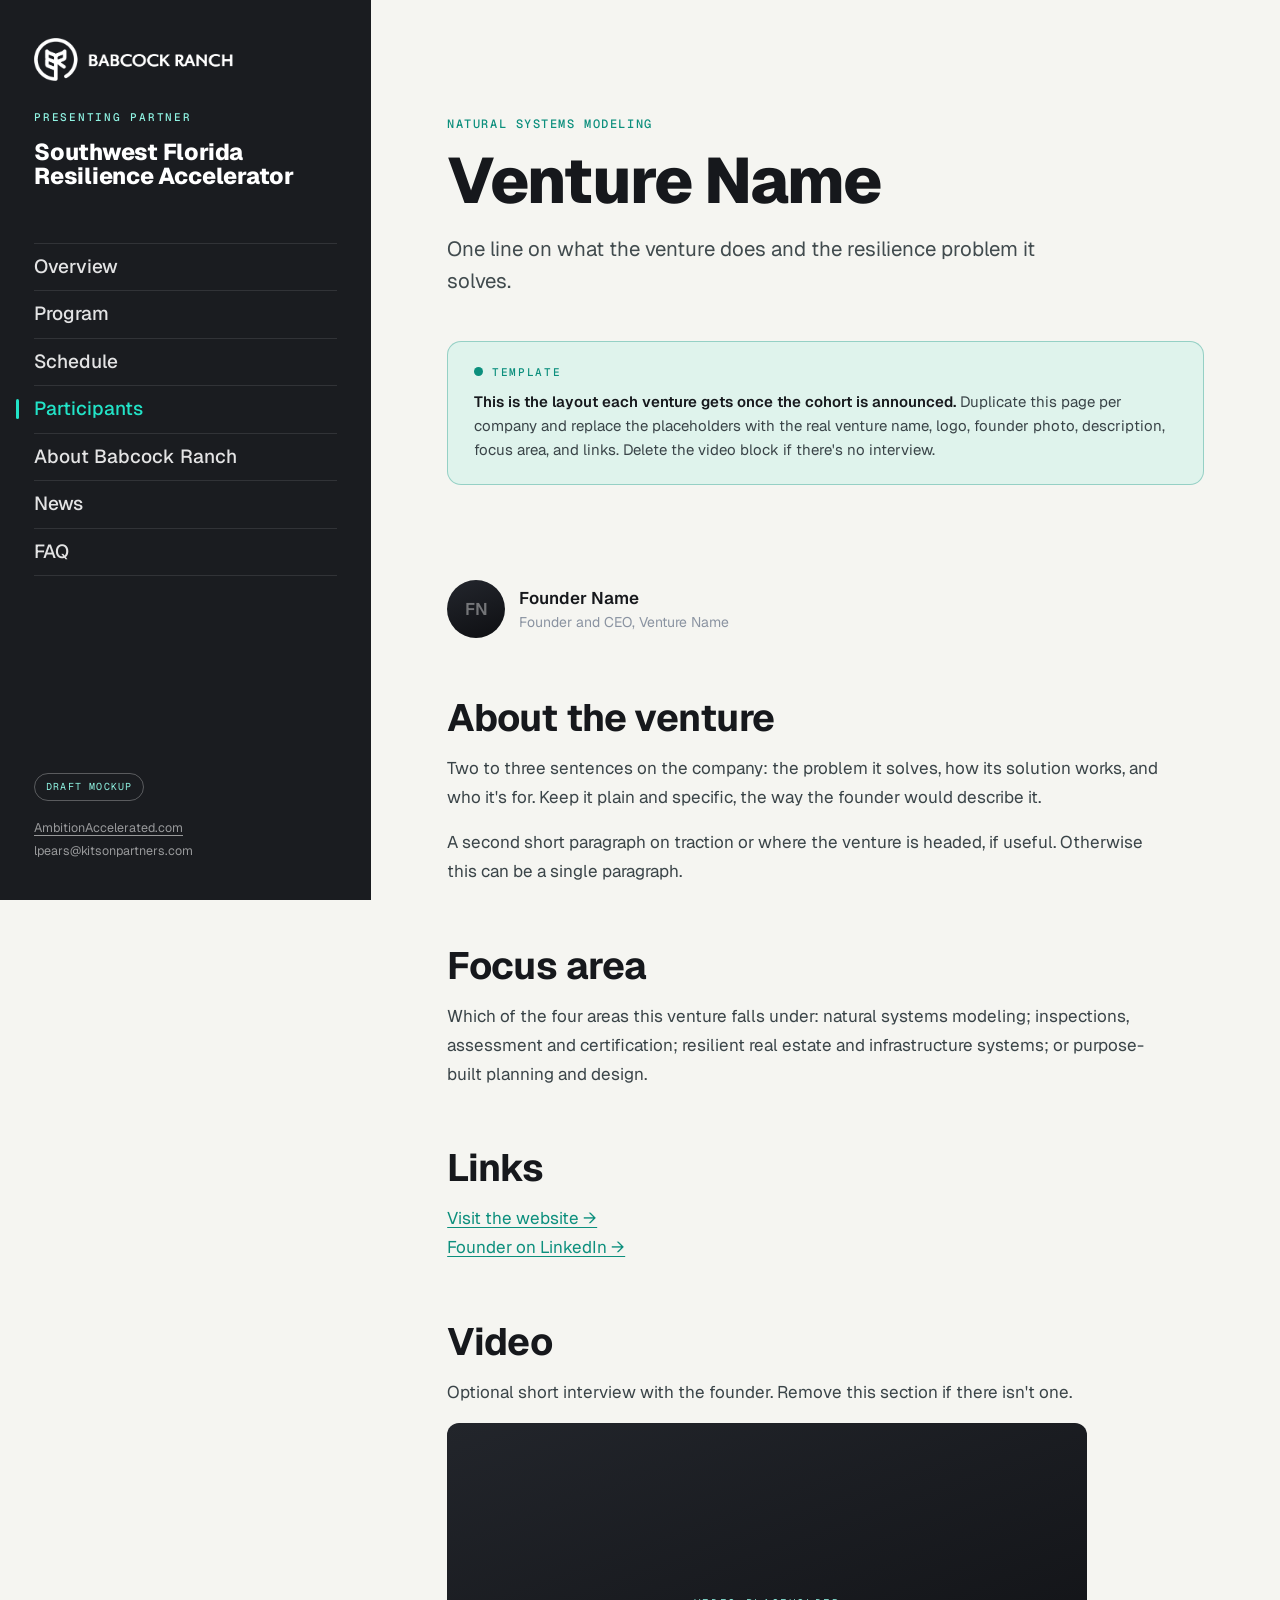
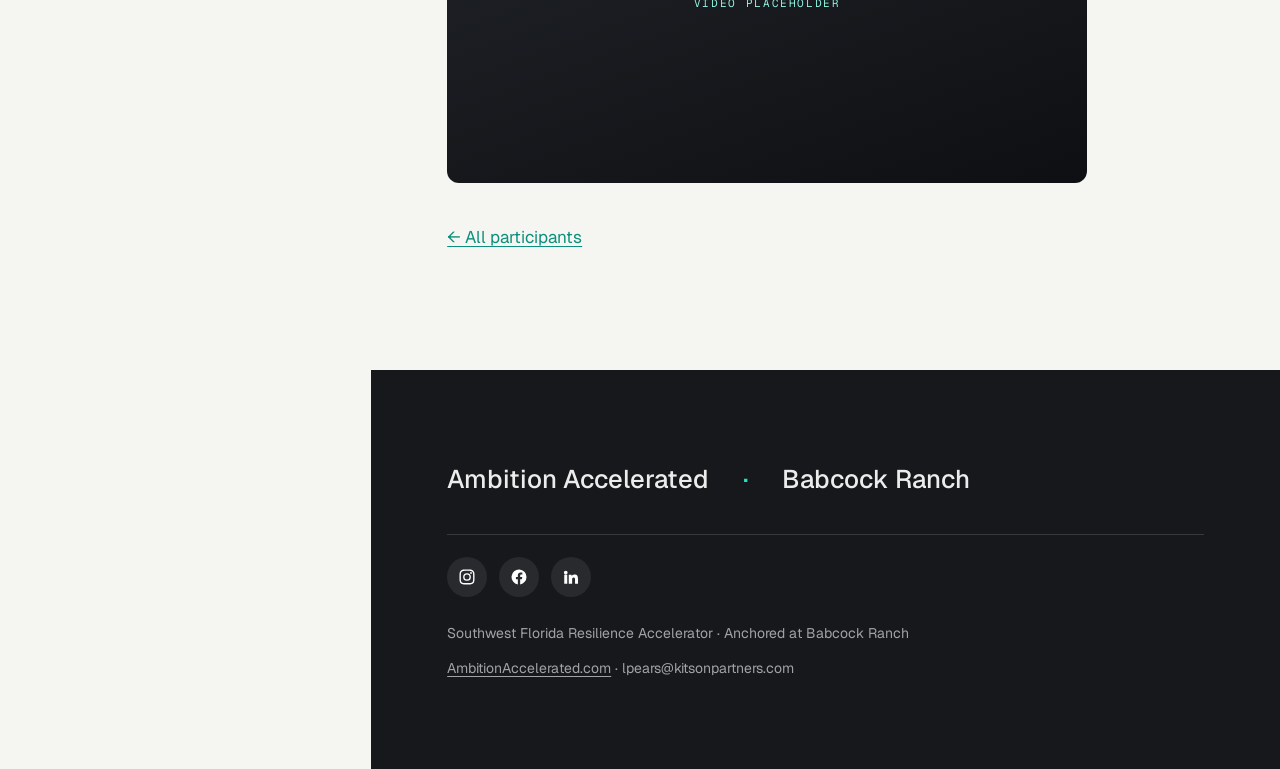
<file: venture.html>
<!DOCTYPE html>
<html lang="en">
<head>
<meta charset="UTF-8">
<meta name="viewport" content="width=device-width, initial-scale=1.0">
<title>Venture Name | Southwest Florida Resilience Accelerator</title>
<meta name="description" content="Venture detail page template for the Southwest Florida Resilience Accelerator cohort.">
<meta name="robots" content="noindex, follow">
<link rel="icon" href="https://babcockranch.com/favicon.ico" sizes="any">
<link rel="preconnect" href="https://fonts.googleapis.com">
<link rel="preconnect" href="https://fonts.gstatic.com" crossorigin>
<link href="https://fonts.googleapis.com/css2?family=Geist:wght@400;500;600;700;800&family=Geist+Mono:wght@400;500&display=swap" rel="stylesheet">
<link rel="stylesheet" href="styles.css">
</head>
<body>

<aside class="rail" id="rail">
  <div class="brand">
    <img class="logo" src="img/babcock-white.png" alt="Babcock Ranch">
    <div class="partner">Presenting Partner</div>
    <h1>Southwest&nbsp;Florida<br>Resilience&nbsp;Accelerator</h1>
  </div>
  <button class="hamburger" id="burger" aria-label="Menu" aria-expanded="false"><span></span><span></span><span></span></button>
  <nav id="nav">
    <a href="index.html">Overview</a>
    <a href="program.html">Program</a>
    <a href="schedule.html">Schedule</a>
    <a href="participants.html" class="active">Participants</a>
    <a href="about.html">About Babcock Ranch</a>
    <a href="news.html">News</a>
    <a href="faq.html">FAQ</a>
  </nav>
  <div class="rail-foot">
    <span class="draft">Draft mockup</span><br>
    <a target="_blank" rel="noopener noreferrer" href="https://ambitionaccelerated.com/southwest">AmbitionAccelerated.com</a><br>
    lpears@kitsonpartners.com
  </div>
</aside>

<main>
  <div class="page-head">
    <span class="eyebrow">Natural Systems Modeling</span>
    <h1>Venture Name</h1>
    <p class="lead">One line on what the venture does and the resilience problem it solves.</p>
  </div>

  <div class="status-note">
    <div class="lbl">Template</div>
    <p><strong>This is the layout each venture gets once the cohort is announced.</strong> Duplicate this page per company and replace the placeholders with the real venture name, logo, founder photo, description, focus area, and links. Delete the video block if there's no interview.</p>
  </div>

  <div class="prose">
    <div style="display:flex;align-items:center;gap:14px;margin-bottom:34px">
      <div style="width:58px;height:58px;border-radius:50%;background:linear-gradient(160deg,#23262d,#0e0f12);display:flex;align-items:center;justify-content:center;color:rgba(255,255,255,.4);font-weight:600;font-size:17px;flex:none">FN</div>
      <div>
        <div style="font-weight:600;font-size:17px;color:var(--ink)">Founder Name</div>
        <div style="font-size:14px;color:var(--slate)">Founder and CEO, Venture Name</div>
      </div>
    </div>

    <h2>About the venture</h2>
    <p>Two to three sentences on the company: the problem it solves, how its solution works, and who it's for. Keep it plain and specific, the way the founder would describe it.</p>
    <p>A second short paragraph on traction or where the venture is headed, if useful. Otherwise this can be a single paragraph.</p>

    <h2>Focus area</h2>
    <p>Which of the four areas this venture falls under: natural systems modeling; inspections, assessment and certification; resilient real estate and infrastructure systems; or purpose-built planning and design.</p>

    <h2>Links</h2>
    <p><a href="#">Visit the website →</a><br><a href="#">Founder on LinkedIn →</a></p>

    <h2>Video</h2>
    <p>Optional short interview with the founder. Remove this section if there isn't one.</p>
    <div style="aspect-ratio:16/9;max-width:640px;background:linear-gradient(160deg,#22252b,#0e0f12);border-radius:12px;display:flex;align-items:center;justify-content:center;color:var(--aqua-2);font-family:var(--mono);font-size:11px;letter-spacing:.15em;text-transform:uppercase;margin-top:8px">Video placeholder</div>

    <p style="margin-top:40px"><a href="participants.html">← All participants</a></p>
  </div>

  <footer>
    <div class="partners">Ambition Accelerated <span>·</span> Babcock Ranch</div>
    <div class="footer-social">
      <a href="https://www.instagram.com/ambitionaccelerated/" target="_blank" rel="noopener noreferrer" aria-label="Instagram"><svg viewBox="0 0 24 24" aria-hidden="true"><path d="M12 2c2.7 0 3.05.01 4.12.06 1.06.05 1.79.22 2.43.47.66.26 1.22.6 1.77 1.15.55.55.89 1.11 1.15 1.77.25.64.42 1.37.47 2.43.05 1.07.06 1.42.06 4.12s-.01 3.05-.06 4.12c-.05 1.06-.22 1.79-.47 2.43a4.9 4.9 0 0 1-1.15 1.77c-.55.55-1.11.89-1.77 1.15-.64.25-1.37.42-2.43.47-1.07.05-1.42.06-4.12.06s-3.05-.01-4.12-.06c-1.06-.05-1.79-.22-2.43-.47a4.9 4.9 0 0 1-1.77-1.15 4.9 4.9 0 0 1-1.15-1.77c-.25-.64-.42-1.37-.47-2.43C2.01 15.05 2 14.7 2 12s.01-3.05.06-4.12c.05-1.06.22-1.79.47-2.43.26-.66.6-1.22 1.15-1.77.55-.55 1.11-.89 1.77-1.15.64-.25 1.37-.42 2.43-.47C8.95 2.01 9.3 2 12 2zm0 1.8c-2.66 0-2.97.01-4.02.06-.97.04-1.5.21-1.85.34-.47.18-.8.4-1.15.75-.35.35-.57.68-.75 1.15-.13.35-.3.88-.34 1.85-.05 1.05-.06 1.36-.06 4.02s.01 2.97.06 4.02c.04.97.21 1.5.34 1.85.18.47.4.8.75 1.15.35.35.68.57 1.15.75.35.13.88.3 1.85.34 1.05.05 1.36.06 4.02.06s2.97-.01 4.02-.06c.97-.04 1.5-.21 1.85-.34.47-.18.8-.4 1.15-.75.35-.35.57-.68.75-1.15.13-.35.3-.88.34-1.85.05-1.05.06-1.36.06-4.02s-.01-2.97-.06-4.02c-.04-.97-.21-1.5-.34-1.85a3.1 3.1 0 0 0-.75-1.15 3.1 3.1 0 0 0-1.15-.75c-.35-.13-.88-.3-1.85-.34-1.05-.05-1.36-.06-4.02-.06zm0 3.06a5.14 5.14 0 1 1 0 10.28 5.14 5.14 0 0 1 0-10.28zm0 1.8a3.34 3.34 0 1 0 0 6.68 3.34 3.34 0 0 0 0-6.68zm5.34-3.2a1.2 1.2 0 1 1 0 2.4 1.2 1.2 0 0 1 0-2.4z"/></svg></a>
      <a href="https://www.facebook.com/profile.php?id=61564595977448" target="_blank" rel="noopener noreferrer" aria-label="Facebook"><svg viewBox="0 0 24 24" aria-hidden="true"><path d="M22 12a10 10 0 1 0-11.56 9.88v-6.99H7.9V12h2.54V9.8c0-2.5 1.49-3.89 3.77-3.89 1.09 0 2.24.2 2.24.2v2.46h-1.26c-1.24 0-1.63.77-1.63 1.56V12h2.78l-.44 2.89h-2.34v6.99A10 10 0 0 0 22 12z"/></svg></a>
      <a href="https://www.linkedin.com/company/ambitionaccelerated/" target="_blank" rel="noopener noreferrer" aria-label="LinkedIn"><svg viewBox="0 0 24 24" aria-hidden="true"><path d="M4.98 3.5a2.5 2.5 0 1 1 0 5 2.5 2.5 0 0 1 0-5zM3 9h4v12H3V9zm6 0h3.8v1.64h.05c.53-1 1.83-2.06 3.76-2.06 4.02 0 4.76 2.65 4.76 6.09V21h-4v-5.4c0-1.29-.02-2.94-1.79-2.94-1.8 0-2.07 1.4-2.07 2.85V21H9V9z"/></svg></a>
    </div>
    <div class="fbot">
      <div>Southwest Florida Resilience Accelerator · Anchored at Babcock Ranch</div>
      <div><a target="_blank" rel="noopener noreferrer" href="https://ambitionaccelerated.com/southwest">AmbitionAccelerated.com</a> · lpears@kitsonpartners.com</div>
    </div>
  </footer>
</main>

<script>
(function(){
  const rail=document.getElementById('rail'), burger=document.getElementById('burger');
  if(burger)burger.addEventListener('click',()=>{const o=rail.classList.toggle('open');burger.setAttribute('aria-expanded',o);});
  const nav=document.getElementById('nav');
  if(nav)nav.addEventListener('click',e=>{if(e.target.tagName==='A')rail.classList.remove('open');});
})();
</script>
</body>
</html>
</file>
<file: styles.css>
:root{
  --graphite:#1a1c20; --deep:#0e0f12; --paper:#f5f5f1; --ink:#16181c;
  --aqua:#22e3c7; --aqua-2:#8ff3e2; --aqua-ink:#0c8f7d;
  --slate:#8a93a1; --line:rgba(18,24,28,.14);
  --rail:clamp(288px, 29vw, 400px);
  --display:'Geist', sans-serif;
  --body:'Geist', sans-serif;
  --mono:'Geist Mono', monospace;
}
*{box-sizing:border-box;margin:0;padding:0}
html{scroll-behavior:smooth}
body{font-family:var(--body);color:var(--ink);background:var(--paper);-webkit-font-smoothing:antialiased;line-height:1.5}
a{color:inherit}
img{display:block;width:100%;height:100%;object-fit:cover}

/* ---------- SIDEBAR ---------- */
.rail{position:fixed;top:0;left:0;width:var(--rail);height:100vh;background:var(--graphite);color:#fff;
  display:flex;flex-direction:column;padding:38px 34px;z-index:20}
.brand .logo{width:200px;height:auto;object-fit:contain}
.brand .partner{font-family:var(--mono);font-size:11px;letter-spacing:.16em;text-transform:uppercase;color:var(--aqua-2);margin-top:28px;font-weight:500}
.brand h1{font-family:var(--display);font-weight:800;font-size:23px;line-height:1.06;letter-spacing:-.01em;margin-top:14px}
.hamburger{display:none}
nav{margin-top:54px}
nav a{position:relative;display:block;font-family:var(--display);font-weight:500;font-size:19px;padding:9px 0;color:rgba(255,255,255,.88);
  text-decoration:none;border-bottom:1px solid rgba(255,255,255,.1);transition:color .2s}
nav a:first-child{border-top:1px solid rgba(255,255,255,.1)}
nav a:hover{color:#fff}
nav a.active{color:var(--aqua)}
nav a.active::before{content:"";position:absolute;left:-18px;top:50%;transform:translateY(-50%);width:3px;height:20px;background:var(--aqua);border-radius:2px}
.rail-foot{margin-top:auto;font-size:12.5px;color:rgba(255,255,255,.55);line-height:1.8}
.rail-foot a{text-decoration:underline;text-underline-offset:3px}
.draft{display:inline-block;margin-bottom:16px;font-family:var(--mono);font-size:10px;letter-spacing:.12em;text-transform:uppercase;
  color:var(--aqua-2);border:1px solid rgba(255,255,255,.28);border-radius:100px;padding:4px 11px}

/* ---------- MAIN ---------- */
main{margin-left:var(--rail)}
section{position:relative}
.eyebrow{font-family:var(--mono);font-size:12px;letter-spacing:.13em;text-transform:uppercase;font-weight:500;color:var(--aqua-ink)}
.arrowlink{display:inline-block;font-family:var(--display);font-weight:500;font-size:17px;text-decoration:none;
  border-bottom:2px solid currentColor;padding-bottom:2px;color:var(--aqua-ink)}
.arrowlink:hover{opacity:.7}
.pad{padding:clamp(64px,9vw,130px) min(8vw,76px)}
.reveal{opacity:0;transform:translateY(18px);transition:opacity .7s ease,transform .7s ease}
.reveal.seen{opacity:1;transform:none}

/* ---------- HERO ---------- */
.hero{height:100vh;min-height:600px;position:relative;overflow:hidden;background:var(--deep)}
.slide{position:absolute;inset:0;opacity:0;transition:opacity 1.1s ease}
.slide.on{opacity:1}
.slide .ph{position:absolute;inset:0}
.slide .ph::after{content:"";position:absolute;inset:0;background:
  linear-gradient(90deg, rgba(14,15,18,.72), rgba(14,15,18,.15) 58%, transparent),
  linear-gradient(0deg, rgba(14,15,18,.78), transparent 46%)}
.slide .copy{position:absolute;left:min(8vw,76px);bottom:14vh;max-width:640px;color:#fff;z-index:2}
.slide .copy .eyebrow{color:var(--aqua-2)}
.slide h2{font-family:var(--display);font-weight:800;font-size:clamp(38px,5.4vw,74px);line-height:.98;letter-spacing:-.02em;margin:16px 0 16px}
.slide p{font-size:clamp(16px,1.4vw,20px);color:rgba(255,255,255,.9);max-width:440px;margin-bottom:26px}
.slide .copy .arrowlink{color:#fff;border-color:var(--aqua)}
.hero .bars{position:absolute;left:min(8vw,76px);bottom:8vh;display:flex;gap:8px;z-index:3}
.hero .bars button{width:46px;height:4px;border:0;padding:0;cursor:pointer;background:rgba(255,255,255,.32);border-radius:2px;overflow:hidden}
.hero .bars button span{display:block;height:100%;width:0;background:var(--aqua)}
.hero .bars button.on span{width:100%;transition:width 6s linear}

/* ---------- STATEMENT ---------- */
.statement{display:grid;grid-template-columns:minmax(140px,.9fr) 2.4fr;gap:40px}
.statement h3{font-family:var(--display);font-weight:700;font-size:clamp(28px,3.4vw,50px);line-height:1.02;letter-spacing:-.015em}
.statement .body{max-width:600px}
.statement .body p{font-size:18px;color:#414b4e;margin:0 0 26px}

/* ---------- ON-SITE BAND ---------- */
.band{height:74vh;min-height:460px;position:relative;overflow:hidden;display:flex;align-items:flex-end}
.band .ph{position:absolute;inset:0}
.band .ph::after{content:"";position:absolute;inset:0;background:linear-gradient(0deg,rgba(14,15,18,.82),rgba(14,15,18,.28))}
.band .inner{position:relative;z-index:2;color:#fff;padding:0 min(8vw,76px) 9vh}
.band .eyebrow{color:var(--aqua-2)}
.band .dates{font-family:var(--display);font-weight:800;font-size:clamp(34px,5vw,68px);letter-spacing:-.02em;line-height:1;margin:14px 0 14px}
.band .dates small{display:block;font-family:var(--body);font-weight:500;font-size:16px;letter-spacing:.02em;color:rgba(255,255,255,.82);margin-top:14px}
.band .arrowlink{color:#fff;border-color:var(--aqua)}

/* ---------- COHORT / VENTURE GRID ---------- */
.cohort{background:#fff}
.head-row{display:flex;justify-content:space-between;align-items:flex-end;flex-wrap:wrap;gap:16px;margin-bottom:40px}
.head-row h3{font-family:var(--display);font-weight:700;font-size:clamp(30px,3.6vw,52px);letter-spacing:-.015em}
.grid{display:grid;grid-template-columns:1fr 1fr;gap:14px}
.card{position:relative;aspect-ratio:16/11;overflow:hidden;border-radius:3px;background:#ccc}
.card .ph{position:absolute;inset:0;transition:transform .6s ease}
.card:hover .ph{transform:scale(1.04)}
.card::after{content:"";position:absolute;inset:0;background:linear-gradient(0deg,rgba(10,11,14,.85),transparent 55%)}
.card .c{position:absolute;left:26px;bottom:22px;right:26px;color:#fff;z-index:2}
.card .c .tag{font-family:var(--mono);font-size:11px;letter-spacing:.1em;text-transform:uppercase;color:var(--aqua-2)}
.card .c h4{font-family:var(--display);font-weight:700;font-size:26px;letter-spacing:-.01em;margin:6px 0 4px}
.card .c p{font-size:14px;color:rgba(255,255,255,.82)}
.note{margin-top:26px;font-size:14px;color:#7a858a;font-style:italic}

/* ---------- HOME ABOUT (image-backed) ---------- */
.about{position:relative;overflow:hidden;color:#fff}
.about .ph{position:absolute;inset:0}
.about .ph::after{content:"";position:absolute;inset:0;background:
  linear-gradient(90deg,rgba(10,11,14,.86),rgba(10,11,14,.5) 60%,rgba(10,11,14,.4))}
.about .statement{position:relative;z-index:2}
.about .statement h3{color:#fff}
.about .eyebrow{color:var(--aqua-2)}
.about .body p{color:rgba(255,255,255,.9)}
.quote{border-left:3px solid var(--aqua);padding:4px 0 4px 22px;margin:6px 0 26px}
.quote p{font-family:var(--display);font-weight:500;font-size:clamp(19px,2vw,25px);line-height:1.28;color:#fff}
.quote cite{display:block;margin-top:14px;font-style:normal;font-size:13.5px;color:rgba(255,255,255,.68);letter-spacing:.02em}
.about .arrowlink{color:var(--aqua-2);border-color:var(--aqua)}

/* ---------- HOME NEWS ---------- */
.news .feature{display:grid;grid-template-columns:1.3fr 1fr;gap:44px;align-items:center}
.news .fimg{aspect-ratio:16/10;overflow:hidden;border-radius:3px;background:#ddd}
.news h3{font-family:var(--display);font-weight:700;font-size:clamp(24px,2.6vw,38px);line-height:1.08;letter-spacing:-.01em;margin:14px 0 14px}
.news .src{font-size:13px;color:#7a858a;margin-bottom:22px}

/* ---------- FAQ ---------- */
.faq{background:#fff}
.faq .statement{align-items:start}
.faq .qs{border-top:1px solid var(--line)}
.faq details{border-bottom:1px solid var(--line)}
.faq summary{list-style:none;cursor:pointer;padding:22px 0;font-family:var(--display);font-weight:500;font-size:clamp(18px,1.9vw,23px);display:flex;justify-content:space-between;gap:20px}
.faq summary::-webkit-details-marker{display:none}
.faq summary::after{content:"+";color:var(--aqua-ink);font-weight:400}
.faq details[open] summary::after{content:"–"}
.faq details p{padding:0 0 22px;max-width:640px;color:#414b4e;font-size:16.5px}

/* ---------- FOOTER ---------- */
footer{background:var(--ink);color:#fff;padding:clamp(56px,7vw,90px) min(8vw,76px)}
footer .partners{display:flex;gap:14px 34px;flex-wrap:wrap;font-family:var(--display);font-weight:500;font-size:clamp(18px,2vw,26px);color:rgba(255,255,255,.92);padding-bottom:36px;border-bottom:1px solid rgba(255,255,255,.14)}
footer .partners span{color:var(--aqua)}
footer .fbot{display:flex;justify-content:space-between;flex-wrap:wrap;gap:14px;margin-top:26px;font-size:14px;color:rgba(255,255,255,.6)}
footer a{text-decoration:underline;text-underline-offset:3px}
footer .footer-social{display:flex;gap:12px;margin:22px 0 0}
footer .footer-social a{width:40px;height:40px;border-radius:50%;background:rgba(255,255,255,.08);color:#fff;
  display:flex;align-items:center;justify-content:center;text-decoration:none;transition:background .2s,color .2s}
footer .footer-social a:hover{background:var(--aqua);color:var(--deep)}
footer .footer-social svg{width:18px;height:18px;fill:currentColor}

/* ============ INTERIOR PAGES ============ */
.page-head{padding:clamp(64px,9vw,120px) min(8vw,76px) 0}
.page-head .eyebrow{margin-bottom:16px;display:block}
.page-head h1{font-family:var(--display);font-weight:800;font-size:clamp(36px,5.2vw,64px);line-height:1.0;letter-spacing:-.025em}
.page-head .lead{font-size:clamp(18px,1.6vw,21px);color:#414b4e;max-width:640px;margin-top:20px;line-height:1.55}
.bandfull{width:100%;height:clamp(280px,34vw,440px);overflow:hidden;position:relative;margin:clamp(28px,4vw,44px) 0 0}
.bandfull img{width:100%;height:100%;object-fit:cover}
.prose{padding:clamp(34px,4vw,52px) min(8vw,76px) clamp(64px,8vw,110px);max-width:900px}
.prose h2{font-family:var(--display);font-weight:700;font-size:clamp(24px,3vw,38px);line-height:1.05;letter-spacing:-.015em;margin:clamp(38px,5vw,60px) 0 16px}
.prose h2:first-child{margin-top:0}
.prose h3{font-family:var(--display);font-weight:600;font-size:clamp(19px,2vw,23px);letter-spacing:-.01em;margin:30px 0 8px}
.prose p{font-size:17px;color:#3a4448;line-height:1.7;margin-bottom:16px;max-width:720px}
.prose p strong{color:var(--ink);font-weight:600}
.prose a{color:var(--aqua-ink);text-decoration:underline;text-underline-offset:3px}
.prose ul{list-style:none;margin:8px 0 20px;max-width:760px}
.prose ul li{position:relative;padding-left:22px;font-size:17px;color:#3a4448;line-height:1.6;margin-bottom:14px}
.prose ul li::before{content:"";position:absolute;left:0;top:9px;width:8px;height:8px;background:var(--aqua);border-radius:2px}
.prose ul li strong{color:var(--ink);font-weight:600}

/* interior quote (light bg) */
.q{border-left:3px solid var(--aqua);padding:4px 0 4px 24px;margin:8px 0 30px;max-width:760px}
.q p{font-family:var(--display);font-weight:500;font-size:clamp(19px,2vw,24px);line-height:1.32;color:var(--ink);margin:0}
.q cite{display:block;margin-top:14px;font-style:normal;font-size:13.5px;color:var(--slate);letter-spacing:.01em}

/* status note */
.status-note{background:rgba(34,227,199,.10);border:1px solid rgba(12,143,125,.35);border-radius:14px;
  padding:22px 26px;margin:0 min(8vw,76px) clamp(30px,4vw,44px);max-width:900px}
.page-head + .status-note{margin-top:clamp(30px,4vw,44px)}
.status-note .lbl{font-family:var(--mono);font-size:11px;letter-spacing:.15em;text-transform:uppercase;color:var(--aqua-ink);
  font-weight:500;display:flex;align-items:center;gap:9px;margin-bottom:10px}
.status-note .lbl::before{content:"";width:9px;height:9px;border-radius:50%;background:var(--aqua-ink)}
.status-note p{font-size:15px;color:#3a4448;line-height:1.6;margin:0;max-width:760px}
.status-note p strong{color:var(--ink);font-weight:600}
.status-note p + p{margin-top:8px}

/* schedule agenda placeholder */
.agenda{display:grid;grid-template-columns:1fr 1fr;gap:14px;max-width:760px;margin-top:8px}
.agenda .day{background:#fff;border:1px solid var(--line);border-radius:12px;padding:22px 24px}
.agenda .day .d{font-family:var(--mono);font-size:11px;letter-spacing:.14em;text-transform:uppercase;color:var(--aqua-ink);margin-bottom:8px}
.agenda .day .dt{font-family:var(--display);font-weight:700;font-size:21px;letter-spacing:-.01em;margin-bottom:12px}
.agenda .day .ln{height:10px;background:var(--line);border-radius:3px;margin-bottom:9px}
.agenda .day .ln.s{width:70%}

/* news list */
.newslist{max-width:820px;border-top:1px solid var(--line);margin-top:8px}
.newslist .item{display:flex;gap:20px;padding:22px 0;border-bottom:1px solid var(--line);align-items:baseline}
.newslist .item .meta{font-family:var(--mono);font-size:12px;color:var(--slate);white-space:nowrap;letter-spacing:.02em;width:104px;flex-shrink:0}
.newslist .item h3{font-family:var(--display);font-weight:600;font-size:clamp(17px,1.7vw,20px);letter-spacing:-.01em;line-height:1.25}
.newslist .item h3 .src{display:block;font-family:var(--body);font-weight:400;font-size:13px;color:var(--slate);margin-top:5px}
.newslist a{color:var(--ink);text-decoration:none}
.newslist a:hover{color:var(--aqua-ink);text-decoration:underline;text-underline-offset:3px}

/* password gate */
.gate{margin-left:var(--rail);min-height:100vh;display:flex;align-items:center;justify-content:center;padding:40px min(8vw,76px);background:var(--deep)}
.gate .card2{width:100%;max-width:400px;text-align:center;color:#fff}
.gate .lock{font-family:var(--mono);font-size:11px;letter-spacing:.16em;text-transform:uppercase;color:var(--aqua-2);margin-bottom:18px}
.gate h1{font-family:var(--display);font-weight:800;font-size:30px;letter-spacing:-.02em;margin-bottom:10px}
.gate p{color:rgba(255,255,255,.7);font-size:15px;margin-bottom:26px;line-height:1.55}
.gate form{display:flex;gap:10px;flex-wrap:wrap;justify-content:center}
.gate input{flex:1;min-width:180px;background:rgba(255,255,255,.08);border:1px solid rgba(255,255,255,.2);border-radius:10px;
  color:#fff;font-family:var(--body);font-size:16px;padding:13px 16px;outline:none}
.gate input:focus{border-color:var(--aqua)}
.gate button{background:var(--aqua);color:var(--deep);border:0;border-radius:10px;font-family:var(--display);font-weight:600;
  font-size:15px;padding:13px 22px;cursor:pointer}
.gate button:hover{filter:brightness(1.05)}
.gate .err{color:#ff8f78;font-size:13px;margin-top:14px;min-height:16px}

/* quote avatar (About) */
.qcite{display:flex;align-items:center;gap:13px;margin-top:16px}
.qcite .avatar{width:54px;height:54px;border-radius:50%;object-fit:cover;object-position:center 22%;flex:none;
  border:2px solid rgba(34,227,199,.55);background:#dddad2}
.qcite cite{font-style:normal;font-size:13.5px;color:var(--slate);letter-spacing:.01em;line-height:1.4;margin:0}

/* proposed social reel (home) */
.reel{background:var(--paper)}
.reel .wrap{display:grid;grid-template-columns:1.15fr .85fr;gap:44px;align-items:center}
.reel h3{font-family:var(--display);font-weight:700;font-size:clamp(28px,3.4vw,46px);letter-spacing:-.015em;line-height:1.03}
.reel .handles{font-family:var(--mono);font-size:13px;letter-spacing:.04em;color:var(--slate);margin-top:18px}
.reel .frame{position:relative;width:100%;max-width:270px;aspect-ratio:9/16;margin:0 auto;border-radius:22px;overflow:hidden;
  background:linear-gradient(160deg,#22252b,#0e0f12);border:1px solid var(--line);display:flex;align-items:center;justify-content:center}
.reel .frame .play{width:62px;height:62px;border-radius:50%;background:var(--aqua);display:flex;align-items:center;justify-content:center;box-shadow:0 8px 30px rgba(34,227,199,.35)}
.reel .frame .play::after{content:"";border-left:17px solid #0e0f12;border-top:10px solid transparent;border-bottom:10px solid transparent;margin-left:4px}
.reel .frame .lbl{position:absolute;bottom:16px;left:0;right:0;text-align:center;font-family:var(--mono);font-size:10px;letter-spacing:.15em;text-transform:uppercase;color:var(--aqua-2)}

/* social icon links (home Follow Along) */
.social-row{display:flex;gap:14px;margin-top:26px}
.social-row a{width:52px;height:52px;border-radius:50%;background:var(--graphite);color:#fff;display:flex;align-items:center;justify-content:center;text-decoration:none;transition:background .2s,transform .2s}
.social-row a:hover{background:var(--aqua-ink);transform:translateY(-2px)}
.social-row svg{width:22px;height:22px;fill:currentColor}

/* large quote block with photo (About) */
.qblock{display:flex;gap:28px;align-items:flex-start;margin:6px 0 38px;max-width:880px}
.qblock.right{flex-direction:row-reverse}
.qblock .photo{width:132px;height:132px;border-radius:50%;object-fit:cover;object-position:center 22%;flex:none;
  border:3px solid rgba(34,227,199,.5);background:#dddad2}
.qblock .qbody{flex:1}
.qblock .qt{font-family:var(--display);font-weight:500;font-size:clamp(19px,2vw,25px);line-height:1.36;color:var(--ink);margin:0}
.qblock cite{display:block;margin-top:14px;font-style:normal;font-size:13.5px;color:var(--slate);letter-spacing:.01em}

/* editorial testimonials (About quotes) — photo flush, sized to the text height, in a soft card */
.tband{display:flex;gap:32px;align-items:stretch;margin:8px 0 20px;max-width:920px;
  background:#f0f6f5;border:1px solid rgba(12,143,125,.18);border-radius:14px;padding:30px 32px}
.tband:last-child{margin-bottom:0}
.tband.right{flex-direction:row-reverse}
.tband .ph{position:relative;width:clamp(200px,40%,320px);flex:none;align-self:stretch;min-height:210px;
  border-radius:4px;overflow:hidden;border:1px solid var(--line)}
.tband .ph img{position:absolute;inset:0;width:100%;height:100%;object-fit:cover;object-position:center 22%}
.tband .qbody{flex:1;display:flex;flex-direction:column;justify-content:center}
.tband .qt{font-family:var(--display);font-weight:500;font-size:clamp(17px,1.7vw,21px);line-height:1.5;color:var(--ink);margin:0}
.tband cite{display:block;margin-top:18px;font-family:var(--mono);font-size:12px;letter-spacing:.04em;color:var(--aqua-ink)}

/* participant rail (home Participants section) */
.prail-nav{display:flex;gap:8px}
.railbtn{width:42px;height:42px;border-radius:50%;border:1px solid var(--line);background:#fff;cursor:pointer;
  display:flex;align-items:center;justify-content:center;color:var(--ink);font-size:19px;line-height:1;transition:background .2s,opacity .2s}
.railbtn:hover{background:var(--paper)}
.railbtn:disabled{opacity:.3;cursor:default}
.prail-wrap{position:relative}
.prail{display:flex;gap:16px;overflow-x:auto;scroll-snap-type:x mandatory;scroll-behavior:smooth;
  padding:4px 2px 16px;-webkit-overflow-scrolling:touch}
.prail::-webkit-scrollbar{height:8px}
.prail::-webkit-scrollbar-thumb{background:rgba(18,24,28,.18);border-radius:10px}
.prail::-webkit-scrollbar-track{background:transparent}
.pcard2{flex:0 0 clamp(190px,23vw,232px);scroll-snap-align:start;position:relative;aspect-ratio:3/4;
  border-radius:6px;overflow:hidden;background:#ccc;text-decoration:none;display:block}
.pcard2 .ph{position:absolute;inset:0;transition:transform .6s ease}
.pcard2:hover .ph{transform:scale(1.05)}
.pcard2::after{content:"";position:absolute;inset:0;background:linear-gradient(0deg,rgba(10,11,14,.9),transparent 62%)}
.pcard2 .c{position:absolute;left:18px;right:18px;bottom:18px;z-index:2;color:#fff}
.pcard2 .c .tag{font-family:var(--mono);font-size:10px;letter-spacing:.09em;text-transform:uppercase;color:var(--aqua-2)}
.pcard2 .c h4{font-family:var(--display);font-weight:600;font-size:18px;letter-spacing:-.01em;margin-top:5px}

/* ---------- RESPONSIVE ---------- */
@media (max-width:900px){
  :root{--rail:0px}
  .rail{position:sticky;width:100%;height:auto;flex-direction:row;align-items:center;justify-content:space-between;padding:14px 20px}
  .brand{display:flex;align-items:center}
  .brand .logo{width:118px}
  .brand .partner,.brand h1{display:none}
  .hamburger{display:flex;flex-direction:column;justify-content:center;gap:5px;width:44px;height:40px;background:none;border:0;cursor:pointer;padding:8px}
  .hamburger span{display:block;height:2px;width:100%;background:#fff;transition:transform .25s,opacity .2s}
  .rail.open .hamburger span:nth-child(1){transform:translateY(7px) rotate(45deg)}
  .rail.open .hamburger span:nth-child(2){opacity:0}
  .rail.open .hamburger span:nth-child(3){transform:translateY(-7px) rotate(-45deg)}
  nav{position:absolute;top:100%;left:0;right:0;margin:0;background:var(--graphite);
    display:flex;flex-direction:column;padding:0 20px;max-height:0;overflow:hidden;transition:max-height .32s ease;z-index:30}
  .rail.open nav{max-height:80vh;padding:6px 20px 20px}
  nav a{font-size:17px}
  nav a.active::before{display:none}
  .rail-foot{display:none}
  main{margin-left:0}
  .statement{grid-template-columns:1fr;gap:18px}
  .grid{grid-template-columns:1fr}
  .agenda{grid-template-columns:1fr}
  .news .feature{grid-template-columns:1fr;gap:22px}
  .reel .wrap{grid-template-columns:1fr;gap:28px}
  .reel .frame{max-width:230px}
  .prail-nav{display:none}
  .pcard2{flex:0 0 76%}
  .qblock,.qblock.right{flex-direction:column;gap:16px}
  .qblock .photo{width:96px;height:96px}
  .tband,.tband.right{flex-direction:column;gap:16px;padding:22px 20px}
  .tband .ph{width:100%;align-self:auto;height:240px;min-height:0}
  .hero{height:82vh}
  .gate{margin-left:0}
  .newslist .item{flex-direction:column;gap:6px}
}
@media (prefers-reduced-motion:reduce){
  .slide{transition:none}.hero .bars button.on span{transition:none;width:100%}.reveal{transition:none}
}
</file>
